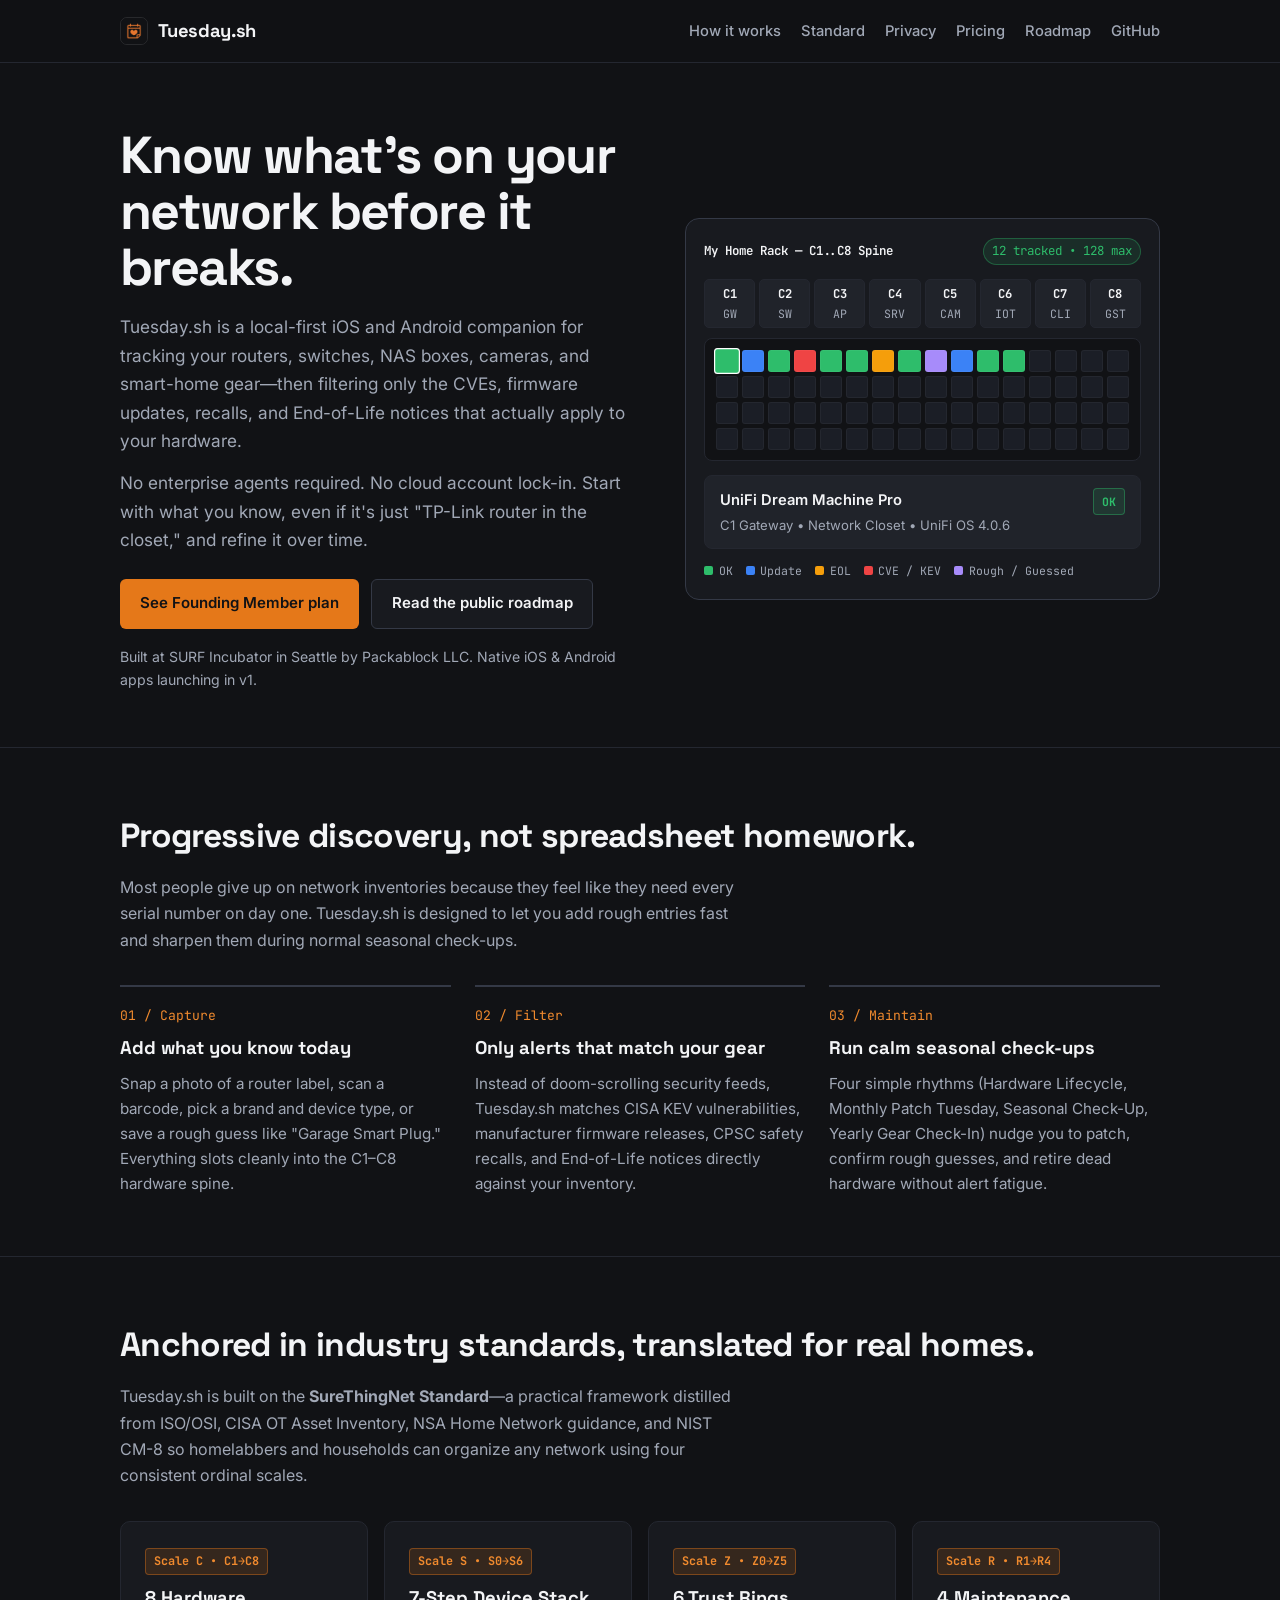
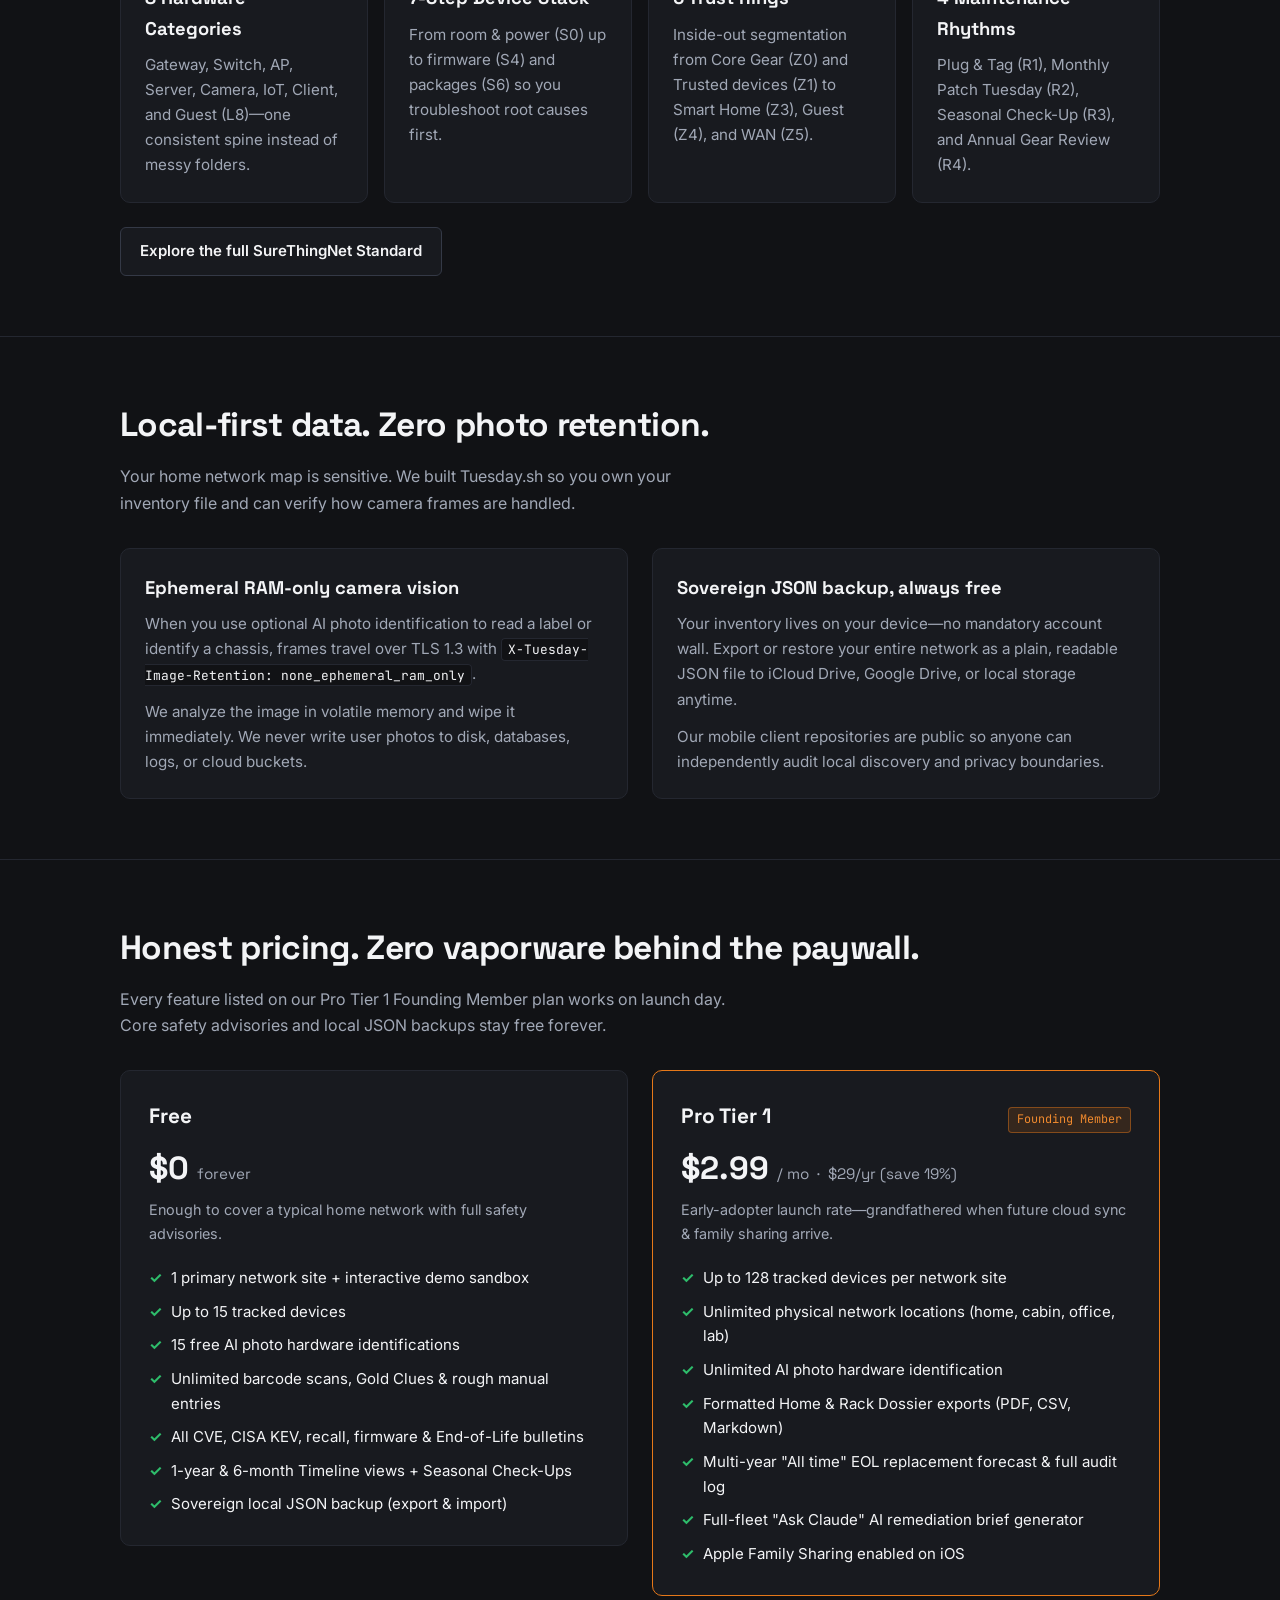
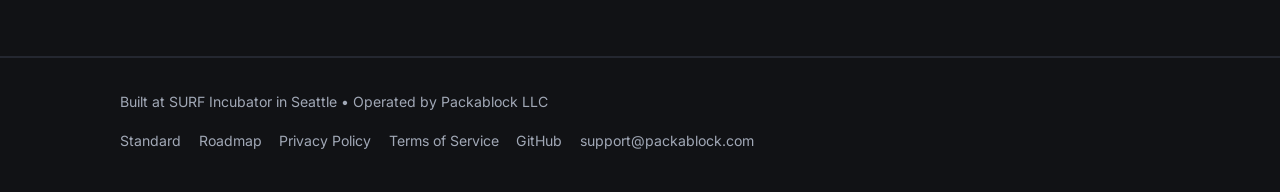
<file: index.html>
<!DOCTYPE html>
<html lang="en">
<head>
  <meta charset="UTF-8">
  <meta name="viewport" content="width=device-width, initial-scale=1.0">
  <title>Tuesday.sh — Know what's on your network before it breaks</title>
  <meta name="description" content="Tuesday.sh tracks your home and homelab hardware, filters real CVE, recall, and End-of-Life notices, and runs calm seasonal check-ups. Built at SURF Incubator in Seattle.">
  <link rel="preconnect" href="https://fonts.googleapis.com">
  <link rel="preconnect" href="https://fonts.gstatic.com" crossorigin>
  <link href="https://fonts.googleapis.com/css2?family=Inter:wght@400;500;600;700&family=JetBrains+Mono:wght@400;600;700&family=Space+Grotesk:wght@600;700&display=swap" rel="stylesheet">
  <link rel="icon" type="image/png" href="/assets/tuesday-icon-64.png">
  <link rel="apple-touch-icon" href="/assets/tuesday-icon-180.png">
  <link rel="stylesheet" href="/styles.css">
</head>
<body>
  <header class="site-header">
    <div class="wrap nav-bar">
      <a class="brand-link" href="/">
        <img class="brand-icon" src="/assets/tuesday-icon-64.png" alt="" width="28" height="28" aria-hidden="true">
        <span>Tuesday.sh</span>
      </a>
      <nav class="nav-links" aria-label="Primary">
        <a href="#how-it-works">How it works</a>
        <a href="/standard">Standard</a>
        <a href="#privacy">Privacy</a>
        <a href="#pricing">Pricing</a>
        <a href="/roadmap">Roadmap</a>
        <a href="https://github.com/tuesday-sh" target="_blank" rel="noopener noreferrer">GitHub</a>
      </nav>
    </div>
  </header>

  <main>
    <section class="hero">
      <div class="wrap hero-grid">
        <div>
          <h1>Know what's on your network before it breaks.</h1>
          <p class="hero-lead">
            Tuesday.sh is a local-first iOS and Android companion for tracking your routers, switches, NAS boxes, cameras, and smart-home gear—then filtering only the CVEs, firmware updates, recalls, and End-of-Life notices that actually apply to your hardware.
          </p>
          <p class="hero-lead">
            No enterprise agents required. No cloud account lock-in. Start with what you know, even if it's just "TP-Link router in the closet," and refine it over time.
          </p>
          <div class="btn-row">
            <a class="btn btn-primary" href="#pricing">See Founding Member plan</a>
            <a class="btn btn-secondary" href="/roadmap">Read the public roadmap</a>
          </div>
          <p class="hero-note">
            Built at SURF Incubator in Seattle by Packablock LLC. Native iOS &amp; Android apps launching in v1.
          </p>
        </div>

        <div class="rack-widget" aria-label="Interactive Tuesday.sh 128-port hardware status preview">
          <div class="rack-header">
            <span class="rack-title">My Home Rack — C1..C8 Spine</span>
            <span class="rack-status-pill">12 tracked • 128 max</span>
          </div>
          <div class="cat-strip" aria-hidden="true">
            <div class="cat-chip"><strong>C1</strong>GW</div>
            <div class="cat-chip"><strong>C2</strong>SW</div>
            <div class="cat-chip"><strong>C3</strong>AP</div>
            <div class="cat-chip"><strong>C4</strong>SRV</div>
            <div class="cat-chip"><strong>C5</strong>CAM</div>
            <div class="cat-chip"><strong>C6</strong>IOT</div>
            <div class="cat-chip"><strong>C7</strong>CLI</div>
            <div class="cat-chip"><strong>C8</strong>GST</div>
          </div>
          <div class="led-grid" id="heroLedGrid" role="group" aria-label="Sample network device LEDs"></div>
          <div class="rack-inspector" id="rackInspector" aria-live="polite">
            <div>
              <div class="rack-inspector-name" id="inspName">UniFi Dream Machine Pro</div>
              <div class="rack-inspector-meta" id="inspMeta">C1 Gateway • Network Closet • UniFi OS 4.0.6 • Click any lit LED to inspect</div>
            </div>
            <span class="rack-inspector-badge" id="inspBadge" style="background:rgba(46,189,107,0.16); color:#2EBD6B; border:1px solid rgba(46,189,107,0.4);">OK</span>
          </div>
          <div class="rack-legend">
            <span class="legend-item"><span class="swatch" style="background:var(--ok);"></span>OK</span>
            <span class="legend-item"><span class="swatch" style="background:var(--update);"></span>Update</span>
            <span class="legend-item"><span class="swatch" style="background:var(--eol);"></span>EOL</span>
            <span class="legend-item"><span class="swatch" style="background:var(--cve);"></span>CVE / KEV</span>
            <span class="legend-item"><span class="swatch" style="background:var(--guessed);"></span>Rough / Guessed</span>
          </div>
        </div>
      </div>
    </section>

    <section class="section" id="how-it-works">
      <div class="wrap">
        <h2>Progressive discovery, not spreadsheet homework.</h2>
        <p class="section-intro">
          Most people give up on network inventories because they feel like they need every serial number on day one. Tuesday.sh is designed to let you add rough entries fast and sharpen them during normal seasonal check-ups.
        </p>
        <div class="steps-grid">
          <div class="step-block">
            <div class="step-num">01 / Capture</div>
            <h3>Add what you know today</h3>
            <p>
              Snap a photo of a router label, scan a barcode, pick a brand and device type, or save a rough guess like "Garage Smart Plug." Everything slots cleanly into the C1–C8 hardware spine.
            </p>
          </div>
          <div class="step-block">
            <div class="step-num">02 / Filter</div>
            <h3>Only alerts that match your gear</h3>
            <p>
              Instead of doom-scrolling security feeds, Tuesday.sh matches CISA KEV vulnerabilities, manufacturer firmware releases, CPSC safety recalls, and End-of-Life notices directly against your inventory.
            </p>
          </div>
          <div class="step-block">
            <div class="step-num">03 / Maintain</div>
            <h3>Run calm seasonal check-ups</h3>
            <p>
              Four simple rhythms (Hardware Lifecycle, Monthly Patch Tuesday, Seasonal Check-Up, Yearly Gear Check-In) nudge you to patch, confirm rough guesses, and retire dead hardware without alert fatigue.
            </p>
          </div>
        </div>
      </div>
    </section>

    <section class="section" id="standard-preview">
      <div class="wrap">
        <h2>Anchored in industry standards, translated for real homes.</h2>
        <p class="section-intro">
          Tuesday.sh is built on the <strong>SureThingNet Standard</strong>—a practical framework distilled from ISO/OSI, CISA OT Asset Inventory, NSA Home Network guidance, and NIST CM-8 so homelabbers and households can organize any network using four consistent ordinal scales.
        </p>
        <div class="standard-preview-grid">
          <div class="panel">
            <span class="scale-badge" style="display:inline-block; margin-bottom:0.55rem;">Scale C • C1→C8</span>
            <h3>8 Hardware Categories</h3>
            <p>Gateway, Switch, AP, Server, Camera, IoT, Client, and Guest (L8)—one consistent spine instead of messy folders.</p>
          </div>
          <div class="panel">
            <span class="scale-badge" style="display:inline-block; margin-bottom:0.55rem;">Scale S • S0→S6</span>
            <h3>7-Step Device Stack</h3>
            <p>From room &amp; power (S0) up to firmware (S4) and packages (S6) so you troubleshoot root causes first.</p>
          </div>
          <div class="panel">
            <span class="scale-badge" style="display:inline-block; margin-bottom:0.55rem;">Scale Z • Z0→Z5</span>
            <h3>6 Trust Rings</h3>
            <p>Inside-out segmentation from Core Gear (Z0) and Trusted devices (Z1) to Smart Home (Z3), Guest (Z4), and WAN (Z5).</p>
          </div>
          <div class="panel">
            <span class="scale-badge" style="display:inline-block; margin-bottom:0.55rem;">Scale R • R1→R4</span>
            <h3>4 Maintenance Rhythms</h3>
            <p>Plug &amp; Tag (R1), Monthly Patch Tuesday (R2), Seasonal Check-Up (R3), and Annual Gear Review (R4).</p>
          </div>
        </div>
        <div class="btn-row">
          <a class="btn btn-secondary" href="/standard">Explore the full SureThingNet Standard</a>
        </div>
      </div>
    </section>

    <section class="section" id="privacy">
      <div class="wrap">
        <h2>Local-first data. Zero photo retention.</h2>
        <p class="section-intro">
          Your home network map is sensitive. We built Tuesday.sh so you own your inventory file and can verify how camera frames are handled.
        </p>
        <div class="split-grid">
          <div class="panel">
            <h3>Ephemeral RAM-only camera vision</h3>
            <p>
              When you use optional AI photo identification to read a label or identify a chassis, frames travel over TLS 1.3 with <code>X-Tuesday-Image-Retention: none_ephemeral_ram_only</code>.
            </p>
            <p>
              We analyze the image in volatile memory and wipe it immediately. We never write user photos to disk, databases, logs, or cloud buckets.
            </p>
          </div>
          <div class="panel">
            <h3>Sovereign JSON backup, always free</h3>
            <p>
              Your inventory lives on your device—no mandatory account wall. Export or restore your entire network as a plain, readable JSON file to iCloud Drive, Google Drive, or local storage anytime.
            </p>
            <p>
              Our mobile client repositories are public so anyone can independently audit local discovery and privacy boundaries.
            </p>
          </div>
        </div>
      </div>
    </section>

    <section class="section" id="pricing">
      <div class="wrap">
        <h2>Honest pricing. Zero vaporware behind the paywall.</h2>
        <p class="section-intro">
          Every feature listed on our Pro Tier 1 Founding Member plan works on launch day. Core safety advisories and local JSON backups stay free forever.
        </p>
        <div class="pricing-grid">
          <div class="tier-card">
            <div class="tier-header">
              <h3>Free</h3>
            </div>
            <div class="tier-price">$0 <span>forever</span></div>
            <p class="tier-sub">Enough to cover a typical home network with full safety advisories.</p>
            <ul class="check-list">
              <li>1 primary network site + interactive demo sandbox</li>
              <li>Up to 15 tracked devices</li>
              <li>15 free AI photo hardware identifications</li>
              <li>Unlimited barcode scans, Gold Clues &amp; rough manual entries</li>
              <li>All CVE, CISA KEV, recall, firmware &amp; End-of-Life bulletins</li>
              <li>1-year &amp; 6-month Timeline views + Seasonal Check-Ups</li>
              <li>Sovereign local JSON backup (export &amp; import)</li>
            </ul>
          </div>

          <div class="tier-card featured">
            <div class="tier-header">
              <h3>Pro Tier 1</h3>
              <span class="tier-tag">Founding Member</span>
            </div>
            <div class="tier-price">$2.99 <span>/ mo &nbsp;·&nbsp; $29/yr (save 19%)</span></div>
            <p class="tier-sub">Early-adopter launch rate—grandfathered when future cloud sync &amp; family sharing arrive.</p>
            <ul class="check-list">
              <li>Up to 128 tracked devices per network site</li>
              <li>Unlimited physical network locations (home, cabin, office, lab)</li>
              <li>Unlimited AI photo hardware identification</li>
              <li>Formatted Home &amp; Rack Dossier exports (PDF, CSV, Markdown)</li>
              <li>Multi-year "All time" EOL replacement forecast &amp; full audit log</li>
              <li>Full-fleet "Ask Claude" AI remediation brief generator</li>
              <li>Apple Family Sharing enabled on iOS</li>
            </ul>
          </div>
        </div>
      </div>
    </section>
  </main>

  <footer class="site-footer">
    <div class="wrap footer-row">
      <div>Built at SURF Incubator in Seattle • Operated by Packablock LLC</div>
      <div class="footer-links">
        <a href="/standard">Standard</a>
        <a href="/roadmap">Roadmap</a>
        <a href="/privacy">Privacy Policy</a>
        <a href="/terms">Terms of Service</a>
        <a href="https://github.com/tuesday-sh" target="_blank" rel="noopener noreferrer">GitHub</a>
        <a href="mailto:support@packablock.com">support@packablock.com</a>
      </div>
    </div>
  </footer>

  <script>
    (function () {
      const sampleDevices = [
        { idx: 0, name: 'UniFi Dream Machine Pro', cat: 'C1 Gateway', room: 'Network Closet', ver: 'UniFi OS 4.0.6', status: 'OK', cls: 'led-ok', color: '#2EBD6B' },
        { idx: 1, name: 'USW-Pro-Max-24-PoE', cat: 'C2 Switch', room: 'Network Closet', ver: '7.0.50 -> 7.1.26', status: 'UPDATE', cls: 'led-update', color: '#3B82F6' },
        { idx: 2, name: 'U6-Enterprise AP', cat: 'C3 Access Point', room: 'Hallway Ceiling', ver: '6.6.77', status: 'OK', cls: 'led-ok', color: '#2EBD6B' },
        { idx: 3, name: 'Synology DS923+ NAS', cat: 'C4 Server', room: 'Rack Shelf 2', ver: 'DSM 7.2.1', status: 'CVE / KEV', cls: 'led-cve', color: '#EF4444' },
        { idx: 4, name: 'Proxmox NUC Node', cat: 'C4 Server', room: 'Rack Shelf 2', ver: 'PVE 8.2.7', status: 'OK', cls: 'led-ok', color: '#2EBD6B' },
        { idx: 5, name: 'UniFi G5 Bullet', cat: 'C5 Camera', room: 'Front Porch', ver: '4.72.36', status: 'OK', cls: 'led-ok', color: '#2EBD6B' },
        { idx: 6, name: 'AirPort Extreme (Legacy)', cat: 'C3 Access Point', room: 'Detached Garage', ver: '7.9.1 (Past EOL)', status: 'EOL', cls: 'led-eol', color: '#F59E0B' },
        { idx: 7, name: 'Ecobee SmartThermostat', cat: 'C6 IoT', room: 'Living Room', ver: '4.8.7.232', status: 'OK', cls: 'led-ok', color: '#2EBD6B' },
        { idx: 8, name: 'Garage Smart Plug (Rough)', cat: 'C6 IoT', room: 'Garage', ver: 'Unverified — refine later', status: 'GUESSED', cls: 'led-guessed', color: '#A78BFA' },
        { idx: 9, name: 'Brother HL-L2395DW', cat: 'C6 IoT', room: 'Home Office', ver: '1.46 -> 1.52', status: 'UPDATE', cls: 'led-update', color: '#3B82F6' },
        { idx: 10, name: 'MacBook Pro M4', cat: 'C7 Client', room: 'Desk', ver: 'macOS 15.3.2', status: 'OK', cls: 'led-ok', color: '#2EBD6B' },
        { idx: 11, name: 'Guest VLAN Portal', cat: 'C8 Guest', room: 'Guest Suite', ver: 'Isolated Z4', status: 'OK', cls: 'led-ok', color: '#2EBD6B' }
      ];

      const grid = document.getElementById('heroLedGrid');
      const nameEl = document.getElementById('inspName');
      const metaEl = document.getElementById('inspMeta');
      const badgeEl = document.getElementById('inspBadge');
      if (!grid) return;

      const byIdx = new Map(sampleDevices.map((d) => [d.idx, d]));
      let activeBtn = null;

      function selectDevice(dev, btn) {
        if (activeBtn) activeBtn.classList.remove('selected');
        activeBtn = btn;
        if (activeBtn) activeBtn.classList.add('selected');
        nameEl.textContent = dev.name;
        metaEl.textContent = `${dev.cat} • ${dev.room} • ${dev.ver}`;
        badgeEl.textContent = dev.status;
        badgeEl.style.color = dev.color;
        badgeEl.style.background = dev.color + '22';
        badgeEl.style.border = '1px solid ' + dev.color + '66';
      }

      for (let i = 0; i < 64; i++) {
        const dev = byIdx.get(i);
        const btn = document.createElement('button');
        btn.type = 'button';
        if (dev) {
          btn.className = 'led active ' + dev.cls;
          btn.setAttribute('aria-label', `${dev.name} (${dev.status})`);
          btn.addEventListener('click', () => selectDevice(dev, btn));
          btn.addEventListener('mouseenter', () => selectDevice(dev, btn));
          if (i === 0) selectDevice(dev, btn);
        } else {
          btn.className = 'led';
          btn.disabled = true;
          btn.setAttribute('aria-hidden', 'true');
        }
        grid.appendChild(btn);
      }
    })();
  </script>
</body>
</html>
</file>
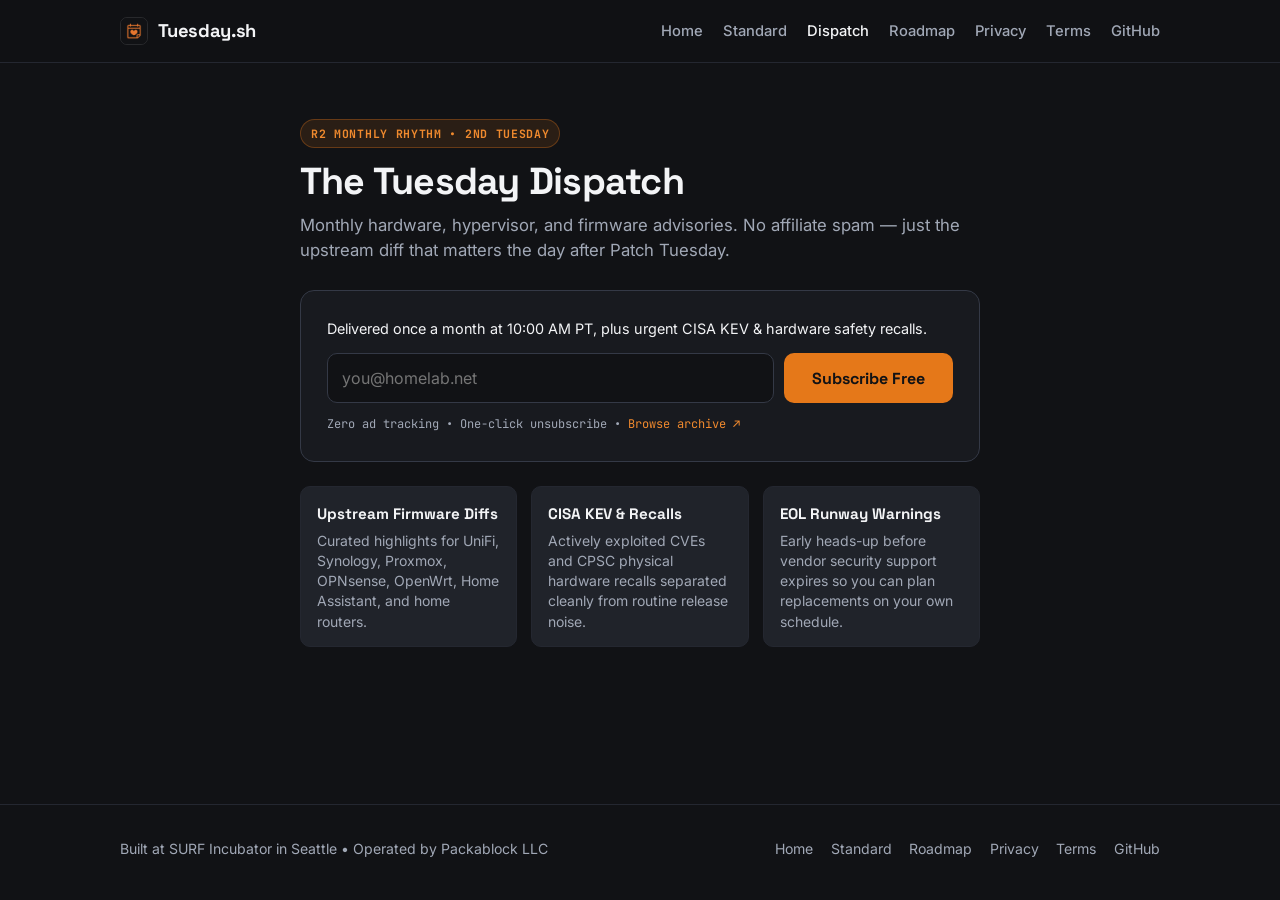
<file: dispatch.html>
<!DOCTYPE html>
<html lang="en">
<head>
  <meta charset="UTF-8">
  <meta name="viewport" content="width=device-width, initial-scale=1.0, viewport-fit=cover">
  <title>The Tuesday Dispatch — Tuesday.sh</title>
  <meta name="description" content="Monthly hardware, hypervisor, and firmware advisories for homelabbers. No affiliate spam, just the upstream diff that matters the day after Patch Tuesday.">
  <meta property="og:title" content="The Tuesday Dispatch — Tuesday.sh">
  <meta property="og:description" content="Monthly hardware, hypervisor, and firmware advisories for homelabbers. Zero ad tracking, one-click unsubscribe.">
  <meta property="og:type" content="website">
  <meta property="og:url" content="https://tuesday.sh/dispatch">
  <link rel="preconnect" href="https://fonts.googleapis.com">
  <link rel="preconnect" href="https://fonts.gstatic.com" crossorigin>
  <link href="https://fonts.googleapis.com/css2?family=Inter:wght@400;500;600;700&family=JetBrains+Mono:wght@400;600;700&family=Space+Grotesk:wght@600;700&display=swap" rel="stylesheet">
  <link rel="icon" type="image/png" href="/assets/tuesday-icon-64.png">
  <link rel="apple-touch-icon" href="/assets/tuesday-icon-180.png">
  <link rel="stylesheet" href="/styles.css">
  <style>
    /* Mobile-first above-the-fold layout for in-app browser & social links */
    .dispatch-main {
      flex: 1;
      padding: 20px 16px 36px;
    }
    .dispatch-wrap {
      width: 100%;
      max-width: 680px;
      margin: 0 auto;
    }
    .dispatch-hero {
      padding: 4px 0 18px;
    }
    .dispatch-eyebrow {
      display: inline-flex;
      align-items: center;
      gap: 6px;
      font-family: var(--font-mono);
      font-size: 0.72rem;
      font-weight: 700;
      letter-spacing: 0.06em;
      text-transform: uppercase;
      color: var(--accent-bright);
      background: rgba(229, 120, 25, 0.12);
      border: 1px solid rgba(229, 120, 25, 0.32);
      border-radius: 999px;
      padding: 4px 10px;
      margin-bottom: 12px;
    }
    .dispatch-hero h1 {
      font-family: var(--font-display);
      font-size: clamp(1.65rem, 6vw, 2.35rem);
      line-height: 1.15;
      letter-spacing: -0.02em;
      margin-bottom: 10px;
      color: var(--text);
    }
    .dispatch-hero p {
      font-size: 0.96rem;
      line-height: 1.5;
      color: var(--muted);
      margin: 0;
    }
    .dispatch-card {
      background: var(--surface);
      border: 1px solid var(--border-strong);
      border-radius: var(--radius-lg);
      padding: 18px 16px;
      margin-bottom: 20px;
    }
    .dispatch-card-lead {
      font-size: 0.9rem;
      line-height: 1.45;
      color: var(--text);
      margin: 0 0 14px;
    }
    .dispatch-form {
      display: flex;
      flex-direction: column;
      gap: 10px;
    }
    .dispatch-input {
      width: 100%;
      background: var(--bg);
      color: var(--text);
      border: 1px solid var(--border-strong);
      border-radius: var(--radius-md);
      padding: 13px 14px;
      font-family: var(--font-body);
      font-size: 16px; /* Prevents iOS Safari zoom on focus */
      min-height: 50px;
      -webkit-appearance: none;
    }
    .dispatch-input:focus {
      outline: 2px solid var(--accent-bright);
      outline-offset: 2px;
      border-color: var(--accent-bright);
    }
    .dispatch-submit {
      width: 100%;
      background: var(--accent);
      color: #111215;
      border: none;
      border-radius: var(--radius-md);
      padding: 14px 22px;
      font-family: var(--font-display);
      font-size: 1rem;
      font-weight: 700;
      min-height: 50px;
      cursor: pointer;
      transition: background 0.15s ease;
    }
    .dispatch-submit:hover,
    .dispatch-submit:focus-visible {
      background: var(--accent-bright);
    }
    .dispatch-submit:disabled {
      opacity: 0.7;
      cursor: wait;
    }
    .dispatch-status {
      display: none;
      margin-top: 12px;
      padding: 12px 14px;
      border-radius: var(--radius-md);
      font-size: 0.92rem;
      font-weight: 600;
      line-height: 1.45;
    }
    .dispatch-meta {
      font-family: var(--font-mono);
      font-size: 0.75rem;
      line-height: 1.5;
      color: var(--muted);
      margin-top: 12px;
      text-align: center;
    }
    .dispatch-pillars {
      display: grid;
      grid-template-columns: 1fr;
      gap: 10px;
    }
    .dispatch-pillar {
      background: var(--elevated);
      border: 1px solid var(--border);
      border-radius: var(--radius-md);
      padding: 14px 16px;
    }
    .dispatch-pillar h2 {
      font-family: var(--font-display);
      font-size: 0.95rem;
      margin: 0 0 4px;
      color: var(--text);
    }
    .dispatch-pillar p {
      font-size: 0.875rem;
      line-height: 1.45;
      color: var(--muted);
      margin: 0;
    }

    /* Compact header on mobile so the signup form sits immediately above the fold */
    @media (max-width: 639px) {
      .site-header .nav-bar {
        padding-top: 10px;
        padding-bottom: 10px;
      }
      .site-header .nav-links a:not([href="/"]):not([href="/standard"]) {
        display: none;
      }
    }

    /* Tablet & Desktop breakpoint (social links / desktop visitors) */
    @media (min-width: 640px) {
      .dispatch-main {
        padding: 48px 24px 64px;
      }
      .dispatch-hero {
        padding: 8px 0 26px;
      }
      .dispatch-hero p {
        font-size: 1.05rem;
      }
      .dispatch-card {
        padding: 28px 26px;
        margin-bottom: 24px;
      }
      .dispatch-form {
        flex-direction: row;
        align-items: stretch;
      }
      .dispatch-input {
        flex: 1 1 auto;
      }
      .dispatch-submit {
        width: auto;
        flex: 0 0 auto;
        padding: 14px 28px;
      }
      .dispatch-meta {
        text-align: left;
      }
      .dispatch-pillars {
        grid-template-columns: repeat(3, 1fr);
        gap: 14px;
      }
    }
  </style>
</head>
<body>
  <header class="site-header">
    <div class="wrap nav-bar">
      <a class="brand-link" href="/">
        <img class="brand-icon" src="/assets/tuesday-icon-64.png" alt="" width="28" height="28" aria-hidden="true">
        <span>Tuesday.sh</span>
      </a>
      <nav class="nav-links" aria-label="Primary">
        <a href="/">Home</a>
        <a href="/standard">Standard</a>
        <a href="/dispatch" aria-current="page">Dispatch</a>
        <a href="/roadmap">Roadmap</a>
        <a href="/privacy">Privacy</a>
        <a href="/terms">Terms</a>
        <a href="https://github.com/tuesday-sh" target="_blank" rel="noopener noreferrer">GitHub</a>
      </nav>
    </div>
  </header>

  <main class="dispatch-main">
    <div class="dispatch-wrap">
      <section class="dispatch-hero">
        <div class="dispatch-eyebrow">R2 Monthly Rhythm • 2nd Tuesday</div>
        <h1>The Tuesday Dispatch</h1>
        <p>Monthly hardware, hypervisor, and firmware advisories. No affiliate spam — just the upstream diff that matters the day after Patch Tuesday.</p>
      </section>

      <section class="dispatch-card" aria-label="Newsletter signup">
        <p class="dispatch-card-lead">Delivered once a month at 10:00 AM PT, plus urgent CISA KEV &amp; hardware safety recalls.</p>

        <form
          id="dispatchForm"
          action="/api/dispatch-subscribe"
          method="post"
          class="dispatch-form"
        >
          <label for="bd-email" style="position:absolute;width:1px;height:1px;overflow:hidden;clip:rect(0,0,0,0);">Email address</label>
          <input
            type="email"
            name="email"
            id="bd-email"
            class="dispatch-input"
            placeholder="you@homelab.net"
            autocomplete="email"
            inputmode="email"
            autocapitalize="off"
            spellcheck="false"
            required
          />
          <input type="hidden" name="tag" value="tuesday-app-dispatch" />
          <button type="submit" id="dispatchSubmit" class="dispatch-submit">Subscribe Free</button>
        </form>

        <div id="dispatchStatus" class="dispatch-status" role="status" aria-live="polite"></div>

        <div class="dispatch-meta">
          Zero ad tracking • One-click unsubscribe • <a href="https://buttondown.com/tuesday.sh/archive/" target="_blank" rel="noopener noreferrer">Browse archive ↗</a>
        </div>
      </section>

      <section class="dispatch-pillars" aria-label="What is included">
        <div class="dispatch-pillar">
          <h2>Upstream Firmware Diffs</h2>
          <p>Curated highlights for UniFi, Synology, Proxmox, OPNsense, OpenWrt, Home Assistant, and home routers.</p>
        </div>
        <div class="dispatch-pillar">
          <h2>CISA KEV &amp; Recalls</h2>
          <p>Actively exploited CVEs and CPSC physical hardware recalls separated cleanly from routine release noise.</p>
        </div>
        <div class="dispatch-pillar">
          <h2>EOL Runway Warnings</h2>
          <p>Early heads-up before vendor security support expires so you can plan replacements on your own schedule.</p>
        </div>
      </section>
    </div>
  </main>

  <footer class="site-footer">
    <div class="wrap footer-row">
      <div>Built at SURF Incubator in Seattle • Operated by Packablock LLC</div>
      <div class="footer-links">
        <a href="/">Home</a>
        <a href="/standard">Standard</a>
        <a href="/roadmap">Roadmap</a>
        <a href="/privacy">Privacy</a>
        <a href="/terms">Terms</a>
        <a href="https://github.com/tuesday-sh" target="_blank" rel="noopener noreferrer">GitHub</a>
      </div>
    </div>
  </footer>

  <script>
    (function () {
      const form = document.getElementById('dispatchForm');
      const input = document.getElementById('bd-email');
      const btn = document.getElementById('dispatchSubmit');
      const status = document.getElementById('dispatchStatus');
      if (!form) return;
      form.addEventListener('submit', async function (e) {
        e.preventDefault();
        const email = (input.value || '').trim();
        if (!email) return;
        btn.disabled = true;
        btn.textContent = 'Subscribing…';
        status.style.display = 'none';
        try {
          const res = await fetch('/api/dispatch-subscribe', {
            method: 'POST',
            headers: { 'Content-Type': 'application/json' },
            body: JSON.stringify({ email, tag: 'tuesday-app-dispatch' })
          });
          const data = await res.json();
          status.style.display = 'block';
          if (res.ok && data.ok) {
            status.style.background = 'rgba(46, 189, 107, 0.14)';
            status.style.border = '1px solid rgba(46, 189, 107, 0.45)';
            status.style.color = '#F3F4F6';
            status.textContent = '✓ ' + (data.message || "You're subscribed!");
            input.value = '';
          } else {
            status.style.background = 'rgba(239, 68, 68, 0.14)';
            status.style.border = '1px solid rgba(239, 68, 68, 0.45)';
            status.style.color = '#FCA5A5';
            status.textContent = data.error || 'Could not subscribe right now. Please try again.';
          }
        } catch (_) {
          status.style.display = 'block';
          status.style.background = 'rgba(239, 68, 68, 0.14)';
          status.style.border = '1px solid rgba(239, 68, 68, 0.45)';
          status.style.color = '#FCA5A5';
          status.textContent = 'Network error. Please try again.';
        } finally {
          btn.disabled = false;
          btn.textContent = 'Subscribe Free';
        }
      });
    })();
  </script>
</body>
</html>
</file>
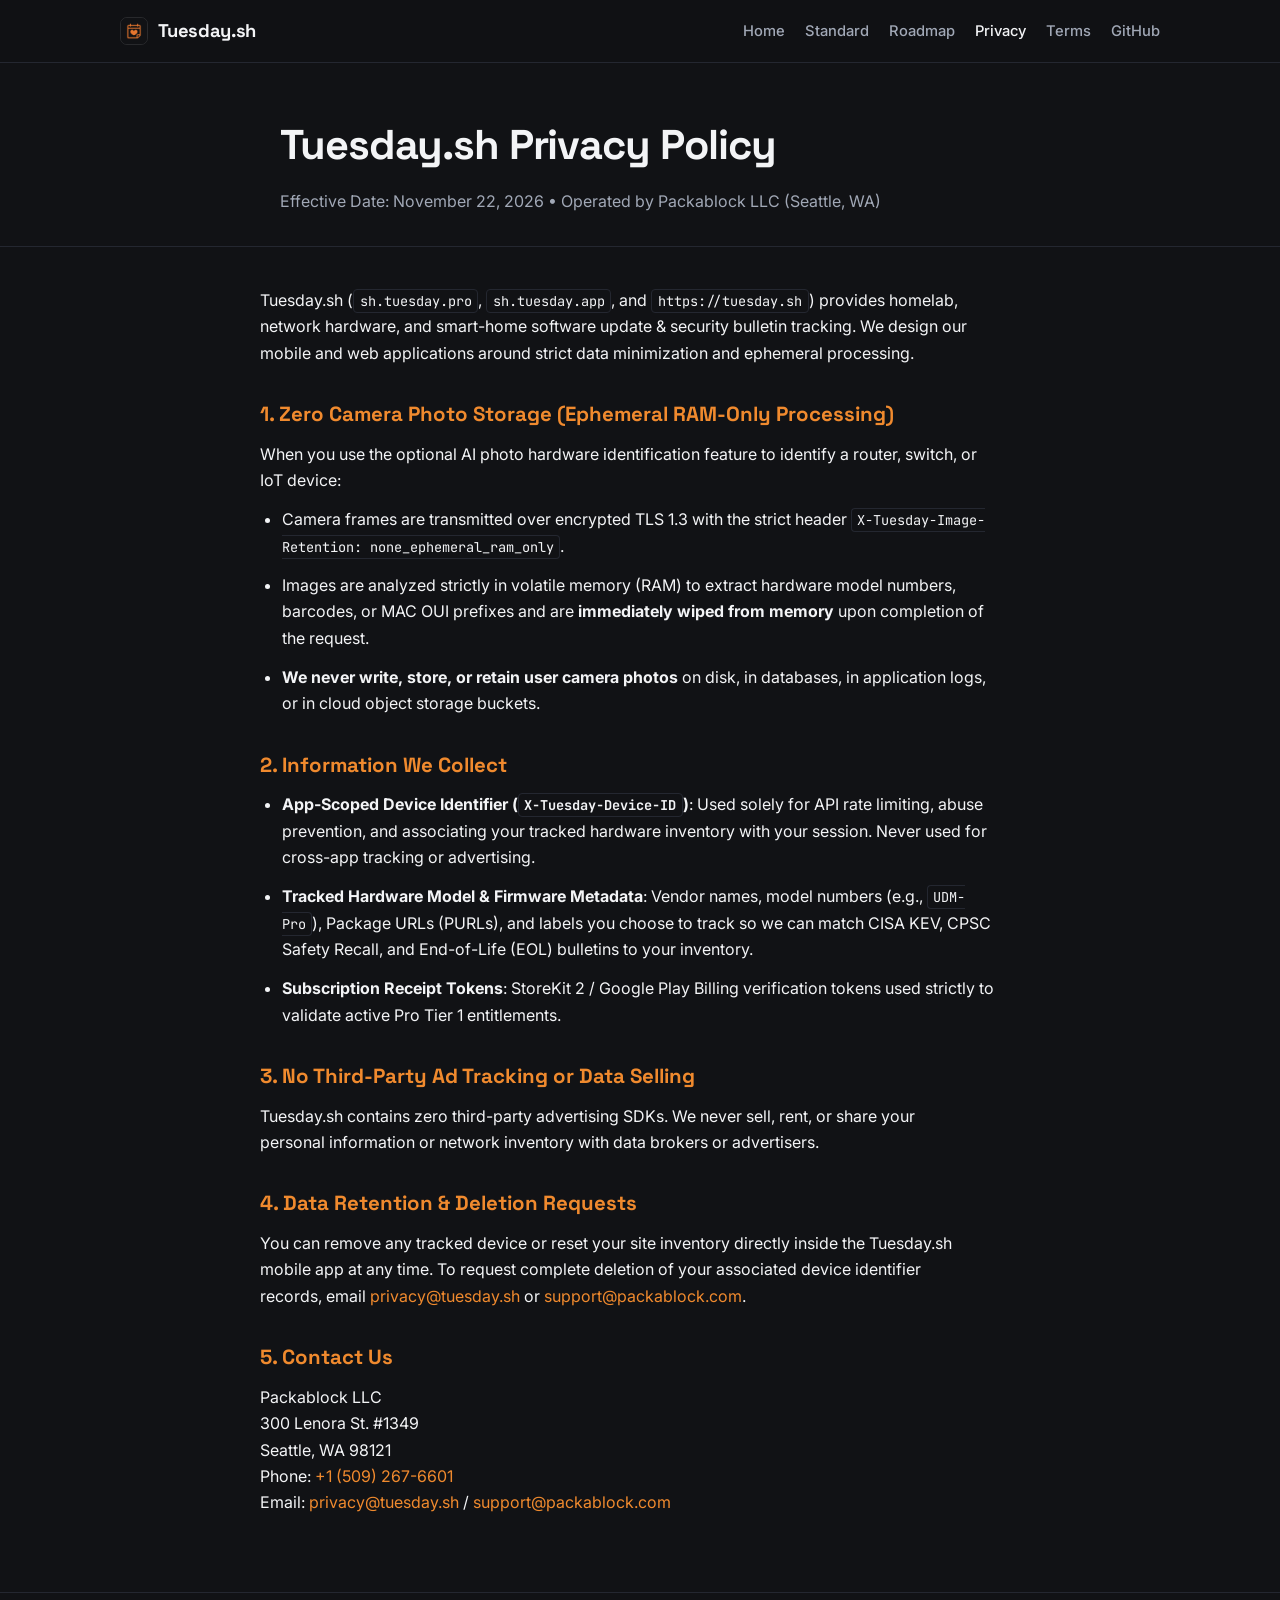
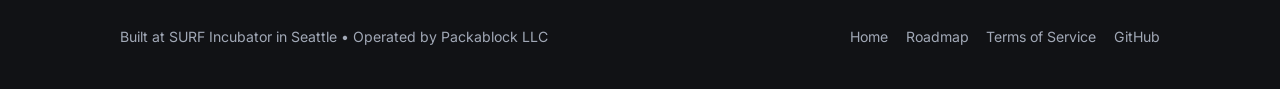
<file: privacy.html>
<!DOCTYPE html>
<html lang="en">
<head>
  <meta charset="UTF-8">
  <meta name="viewport" content="width=device-width, initial-scale=1.0">
  <title>Privacy Policy — Tuesday.sh</title>
  <link rel="preconnect" href="https://fonts.googleapis.com">
  <link rel="preconnect" href="https://fonts.gstatic.com" crossorigin>
  <link href="https://fonts.googleapis.com/css2?family=Inter:wght@400;500;600;700&family=JetBrains+Mono:wght@400;600;700&family=Space+Grotesk:wght@600;700&display=swap" rel="stylesheet">
  <link rel="icon" type="image/png" href="/assets/tuesday-icon-64.png">
  <link rel="apple-touch-icon" href="/assets/tuesday-icon-180.png">
  <link rel="stylesheet" href="/styles.css">
</head>
<body>
  <header class="site-header">
    <div class="wrap nav-bar">
      <a class="brand-link" href="/">
        <img class="brand-icon" src="/assets/tuesday-icon-64.png" alt="" width="28" height="28" aria-hidden="true">
        <span>Tuesday.sh</span>
      </a>
      <nav class="nav-links" aria-label="Primary">
        <a href="/">Home</a>
        <a href="/standard">Standard</a>
        <a href="/roadmap">Roadmap</a>
        <a href="/privacy" aria-current="page">Privacy</a>
        <a href="/terms">Terms</a>
        <a href="https://github.com/tuesday-sh" target="_blank" rel="noopener noreferrer">GitHub</a>
      </nav>
    </div>
  </header>

  <main>
    <section class="page-hero">
      <div class="wrap-narrow">
        <h1>Tuesday.sh Privacy Policy</h1>
        <p>Effective Date: November 22, 2026 • Operated by Packablock LLC (Seattle, WA)</p>
      </div>
    </section>

    <article class="wrap-narrow prose">
      <p>
        Tuesday.sh (<code>sh.tuesday.pro</code>, <code>sh.tuesday.app</code>, and <code>https://tuesday.sh</code>) provides homelab, network hardware, and smart-home software update &amp; security bulletin tracking. We design our mobile and web applications around strict data minimization and ephemeral processing.
      </p>

      <h2>1. Zero Camera Photo Storage (Ephemeral RAM-Only Processing)</h2>
      <p>When you use the optional AI photo hardware identification feature to identify a router, switch, or IoT device:</p>
      <ul>
        <li>Camera frames are transmitted over encrypted TLS 1.3 with the strict header <code>X-Tuesday-Image-Retention: none_ephemeral_ram_only</code>.</li>
        <li>Images are analyzed strictly in volatile memory (RAM) to extract hardware model numbers, barcodes, or MAC OUI prefixes and are <strong>immediately wiped from memory</strong> upon completion of the request.</li>
        <li><strong>We never write, store, or retain user camera photos</strong> on disk, in databases, in application logs, or in cloud object storage buckets.</li>
      </ul>

      <h2>2. Information We Collect</h2>
      <ul>
        <li><strong>App-Scoped Device Identifier (<code>X-Tuesday-Device-ID</code>)</strong>: Used solely for API rate limiting, abuse prevention, and associating your tracked hardware inventory with your session. Never used for cross-app tracking or advertising.</li>
        <li><strong>Tracked Hardware Model &amp; Firmware Metadata</strong>: Vendor names, model numbers (e.g., <code>UDM-Pro</code>), Package URLs (PURLs), and labels you choose to track so we can match CISA KEV, CPSC Safety Recall, and End-of-Life (EOL) bulletins to your inventory.</li>
        <li><strong>Subscription Receipt Tokens</strong>: StoreKit 2 / Google Play Billing verification tokens used strictly to validate active Pro Tier 1 entitlements.</li>
      </ul>

      <h2>3. No Third-Party Ad Tracking or Data Selling</h2>
      <p>Tuesday.sh contains zero third-party advertising SDKs. We never sell, rent, or share your personal information or network inventory with data brokers or advertisers.</p>

      <h2>4. Data Retention &amp; Deletion Requests</h2>
      <p>You can remove any tracked device or reset your site inventory directly inside the Tuesday.sh mobile app at any time. To request complete deletion of your associated device identifier records, email <a href="mailto:privacy@tuesday.sh">privacy@tuesday.sh</a> or <a href="mailto:support@packablock.com">support@packablock.com</a>.</p>

      <h2>5. Contact Us</h2>
      <p>
        Packablock LLC<br>
        300 Lenora St. #1349<br>
        Seattle, WA 98121<br>
        Phone: <a href="tel:+15092676601">+1 (509) 267-6601</a><br>
        Email: <a href="mailto:privacy@tuesday.sh">privacy@tuesday.sh</a> / <a href="mailto:support@packablock.com">support@packablock.com</a>
      </p>
    </article>
  </main>

  <footer class="site-footer">
    <div class="wrap footer-row">
      <div>Built at SURF Incubator in Seattle • Operated by Packablock LLC</div>
      <div class="footer-links">
        <a href="/">Home</a>
        <a href="/roadmap">Roadmap</a>
        <a href="/terms">Terms of Service</a>
        <a href="https://github.com/tuesday-sh" target="_blank" rel="noopener noreferrer">GitHub</a>
      </div>
    </div>
  </footer>
</body>
</html>
</file>
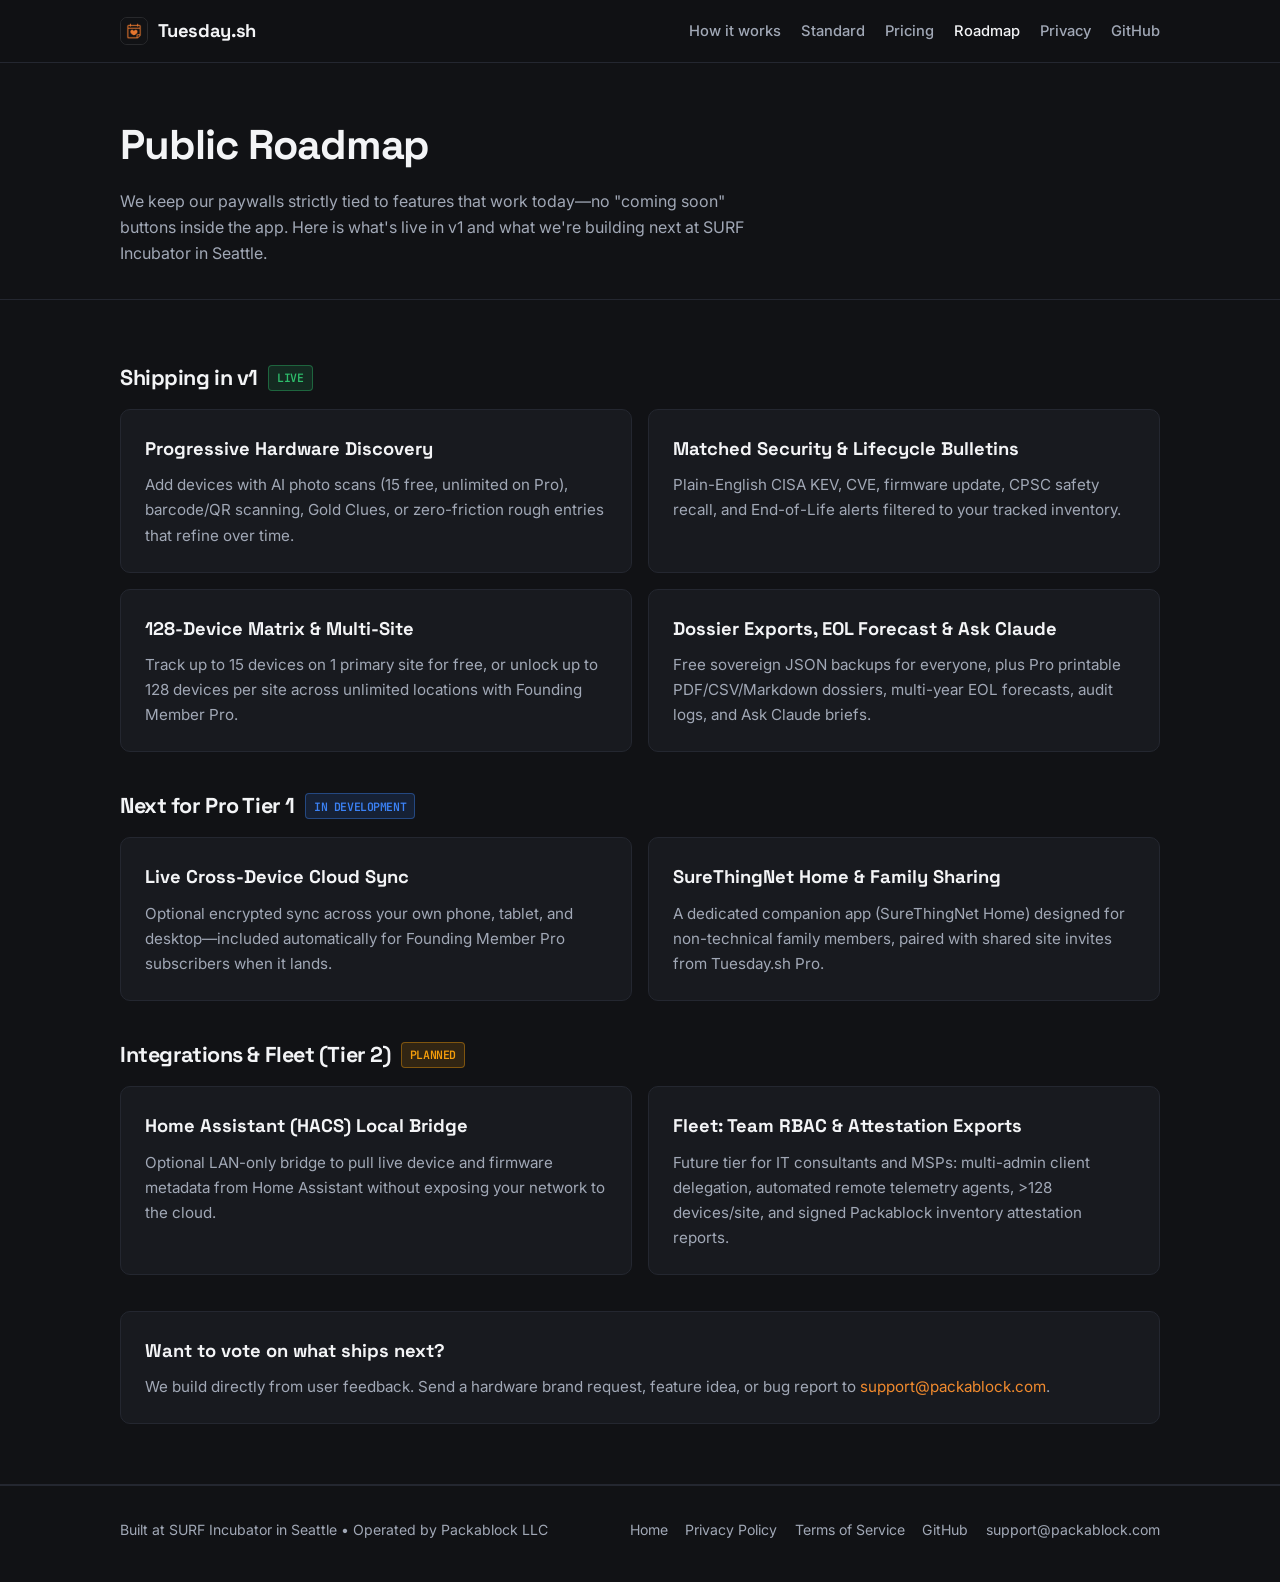
<file: roadmap.html>
<!DOCTYPE html>
<html lang="en">
<head>
  <meta charset="UTF-8">
  <meta name="viewport" content="width=device-width, initial-scale=1.0">
  <title>Public Roadmap — Tuesday.sh</title>
  <meta name="description" content="What is live in Tuesday.sh v1 and what we are building next at SURF Incubator in Seattle: cloud sync, SureThingNet Home, Home Assistant HACS bridge, and Fleet.">
  <link rel="preconnect" href="https://fonts.googleapis.com">
  <link rel="preconnect" href="https://fonts.gstatic.com" crossorigin>
  <link href="https://fonts.googleapis.com/css2?family=Inter:wght@400;500;600;700&family=JetBrains+Mono:wght@400;600;700&family=Space+Grotesk:wght@600;700&display=swap" rel="stylesheet">
  <link rel="icon" type="image/png" href="/assets/tuesday-icon-64.png">
  <link rel="apple-touch-icon" href="/assets/tuesday-icon-180.png">
  <link rel="stylesheet" href="/styles.css">
</head>
<body>
  <header class="site-header">
    <div class="wrap nav-bar">
      <a class="brand-link" href="/">
        <img class="brand-icon" src="/assets/tuesday-icon-64.png" alt="" width="28" height="28" aria-hidden="true">
        <span>Tuesday.sh</span>
      </a>
      <nav class="nav-links" aria-label="Primary">
        <a href="/#how-it-works">How it works</a>
        <a href="/standard">Standard</a>
        <a href="/#pricing">Pricing</a>
        <a href="/roadmap" aria-current="page">Roadmap</a>
        <a href="/privacy">Privacy</a>
        <a href="https://github.com/tuesday-sh" target="_blank" rel="noopener noreferrer">GitHub</a>
      </nav>
    </div>
  </header>

  <main>
    <section class="page-hero">
      <div class="wrap">
        <h1>Public Roadmap</h1>
        <p>
          We keep our paywalls strictly tied to features that work today—no "coming soon" buttons inside the app. Here is what's live in v1 and what we're building next at SURF Incubator in Seattle.
        </p>
      </div>
    </section>

    <section class="section">
      <div class="wrap">
        <div class="roadmap-group" style="margin-top:0;">
          <h2>Shipping in v1 <span class="status-pill status-live">LIVE</span></h2>
          <div class="roadmap-list">
            <div class="panel">
              <h3>Progressive Hardware Discovery</h3>
              <p>Add devices with AI photo scans (15 free, unlimited on Pro), barcode/QR scanning, Gold Clues, or zero-friction rough entries that refine over time.</p>
            </div>
            <div class="panel">
              <h3>Matched Security &amp; Lifecycle Bulletins</h3>
              <p>Plain-English CISA KEV, CVE, firmware update, CPSC safety recall, and End-of-Life alerts filtered to your tracked inventory.</p>
            </div>
            <div class="panel">
              <h3>128-Device Matrix &amp; Multi-Site</h3>
              <p>Track up to 15 devices on 1 primary site for free, or unlock up to 128 devices per site across unlimited locations with Founding Member Pro.</p>
            </div>
            <div class="panel">
              <h3>Dossier Exports, EOL Forecast &amp; Ask Claude</h3>
              <p>Free sovereign JSON backups for everyone, plus Pro printable PDF/CSV/Markdown dossiers, multi-year EOL forecasts, audit logs, and Ask Claude briefs.</p>
            </div>
          </div>
        </div>

        <div class="roadmap-group">
          <h2>Next for Pro Tier 1 <span class="status-pill status-next">IN DEVELOPMENT</span></h2>
          <div class="roadmap-list">
            <div class="panel">
              <h3>Live Cross-Device Cloud Sync</h3>
              <p>Optional encrypted sync across your own phone, tablet, and desktop—included automatically for Founding Member Pro subscribers when it lands.</p>
            </div>
            <div class="panel">
              <h3>SureThingNet Home &amp; Family Sharing</h3>
              <p>A dedicated companion app (SureThingNet Home) designed for non-technical family members, paired with shared site invites from Tuesday.sh Pro.</p>
            </div>
          </div>
        </div>

        <div class="roadmap-group">
          <h2>Integrations &amp; Fleet (Tier 2) <span class="status-pill status-planned">PLANNED</span></h2>
          <div class="roadmap-list">
            <div class="panel">
              <h3>Home Assistant (HACS) Local Bridge</h3>
              <p>Optional LAN-only bridge to pull live device and firmware metadata from Home Assistant without exposing your network to the cloud.</p>
            </div>
            <div class="panel">
              <h3>Fleet: Team RBAC &amp; Attestation Exports</h3>
              <p>Future tier for IT consultants and MSPs: multi-admin client delegation, automated remote telemetry agents, >128 devices/site, and signed Packablock inventory attestation reports.</p>
            </div>
          </div>
        </div>

        <div class="panel" style="margin-top:2.25rem;">
          <h3>Want to vote on what ships next?</h3>
          <p>
            We build directly from user feedback. Send a hardware brand request, feature idea, or bug report to <a href="mailto:support@packablock.com?subject=Tuesday.sh%20Roadmap%20Suggestion">support@packablock.com</a>.
          </p>
        </div>
      </div>
    </section>
  </main>

  <footer class="site-footer">
    <div class="wrap footer-row">
      <div>Built at SURF Incubator in Seattle • Operated by Packablock LLC</div>
      <div class="footer-links">
        <a href="/">Home</a>
        <a href="/privacy">Privacy Policy</a>
        <a href="/terms">Terms of Service</a>
        <a href="https://github.com/tuesday-sh" target="_blank" rel="noopener noreferrer">GitHub</a>
        <a href="mailto:support@packablock.com">support@packablock.com</a>
      </div>
    </div>
  </footer>
</body>
</html>
</file>
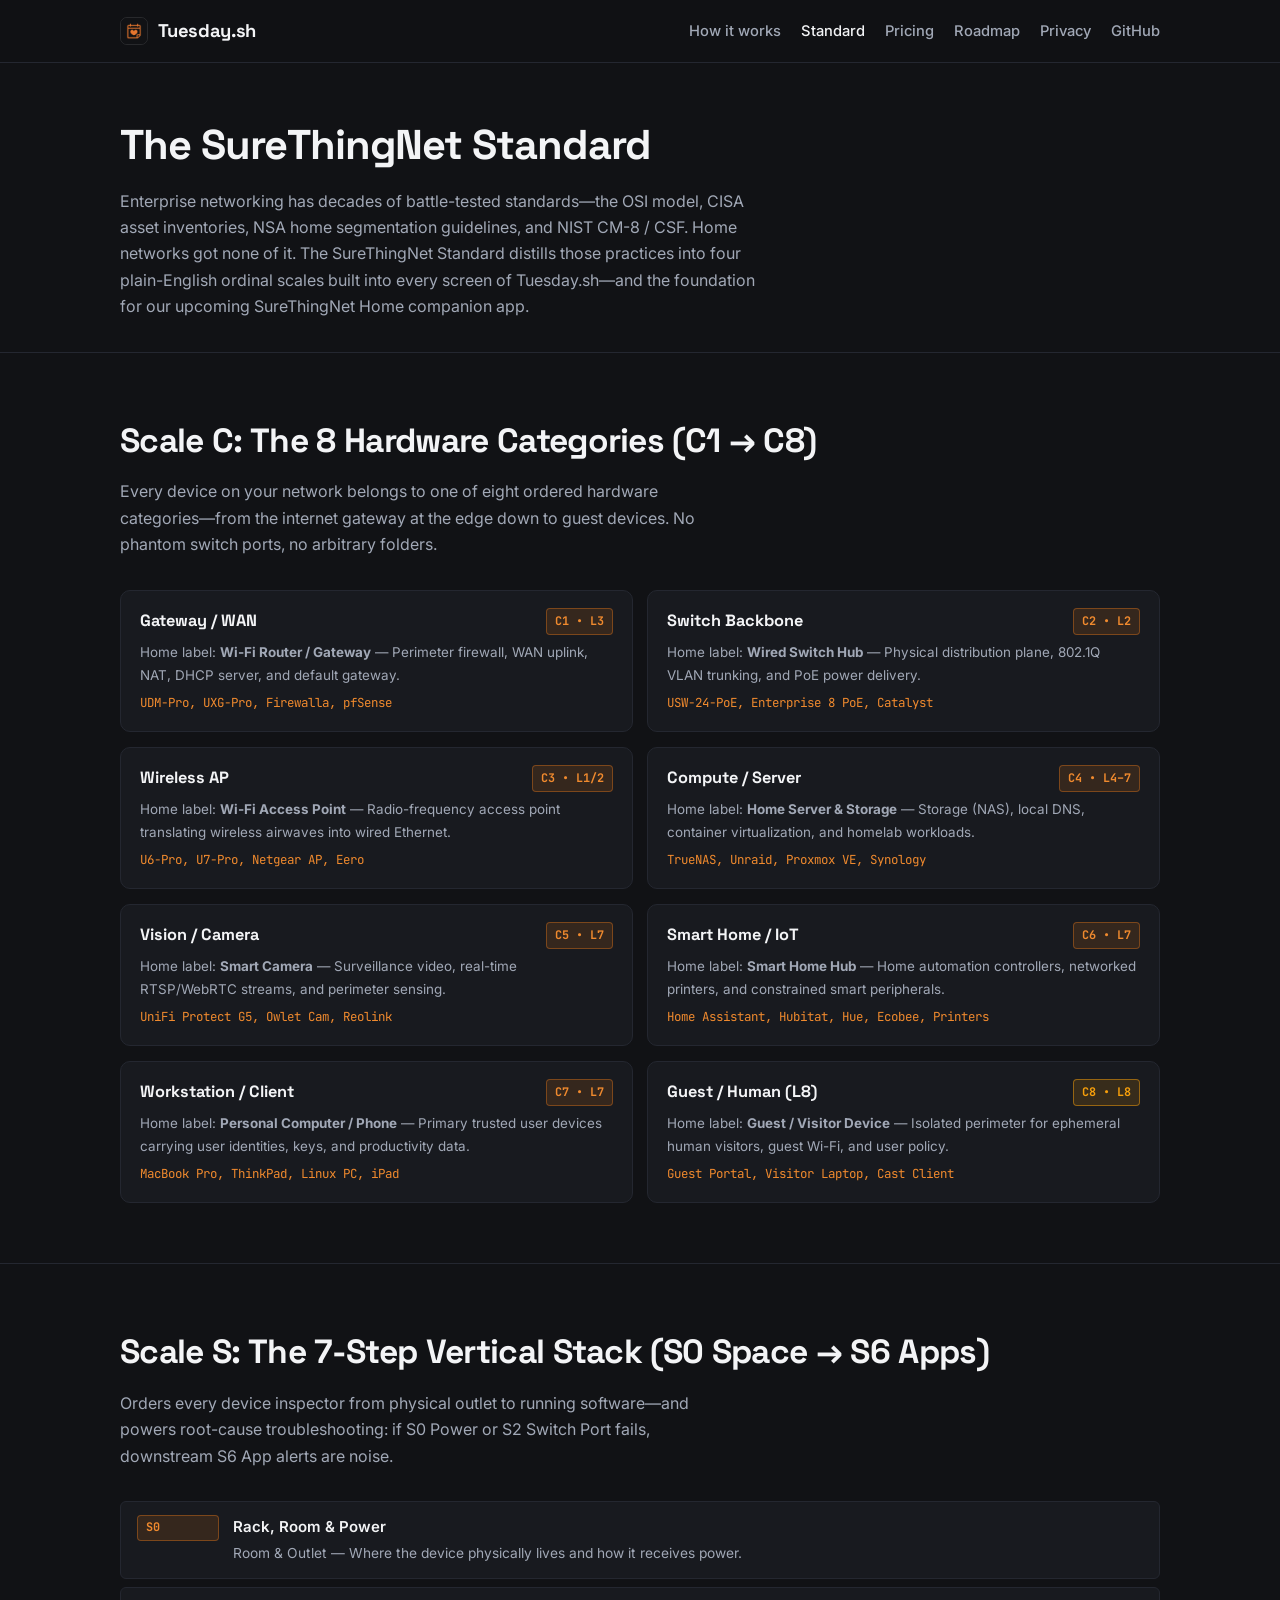
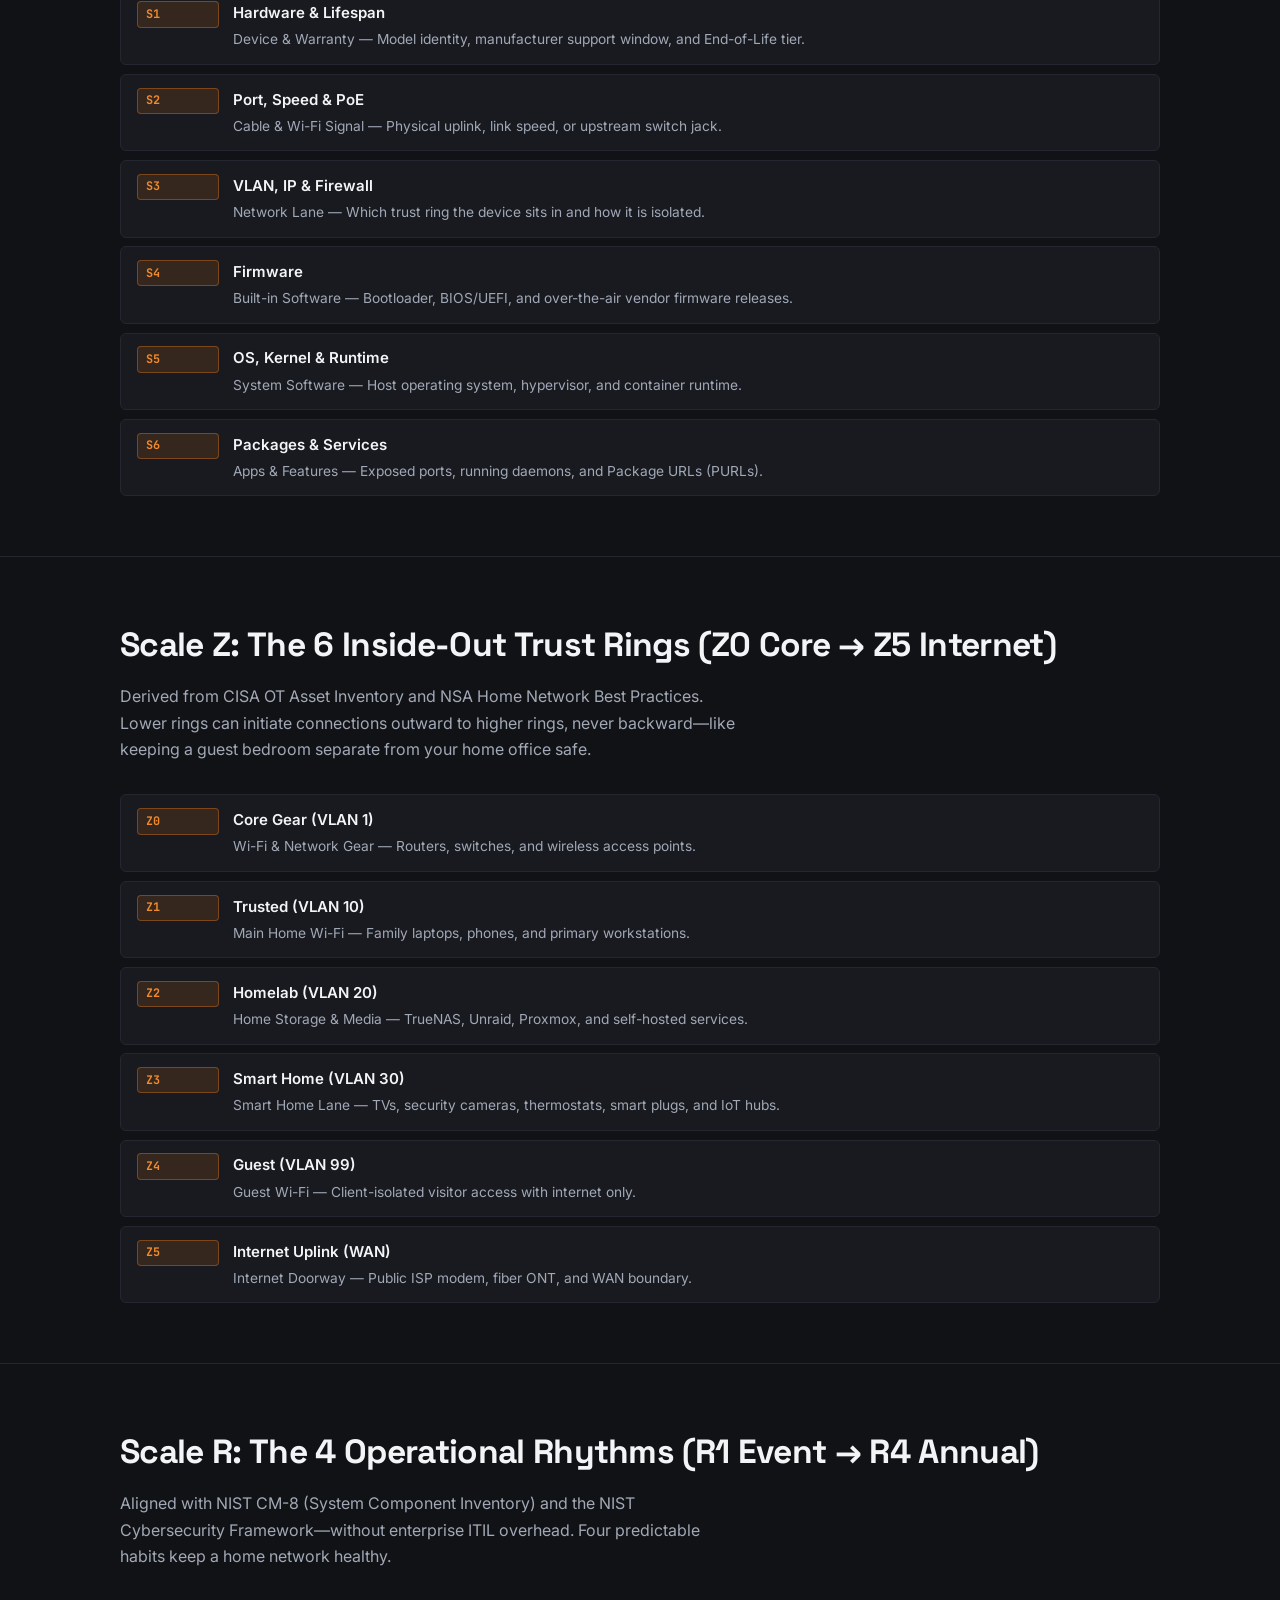
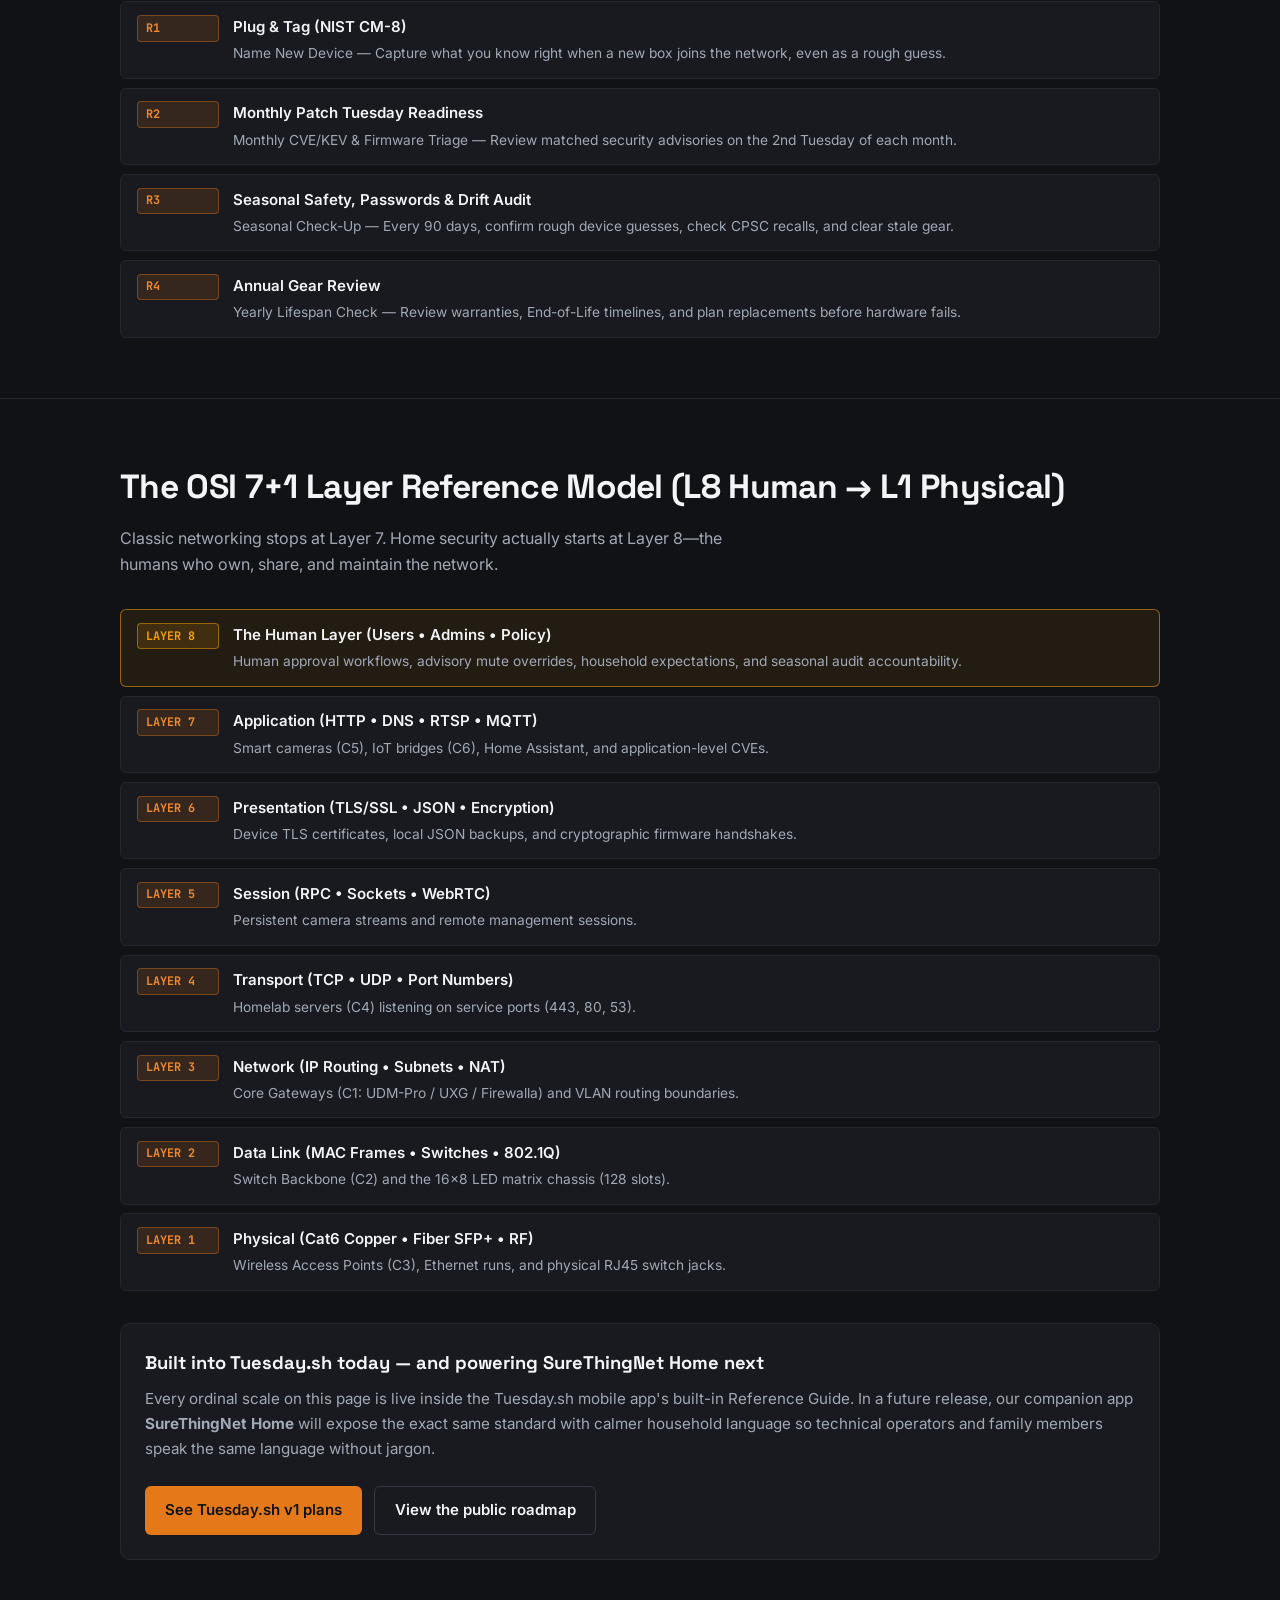
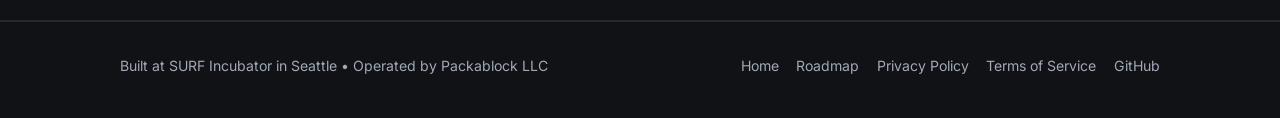
<file: standard.html>
<!DOCTYPE html>
<html lang="en">
<head>
  <meta charset="UTF-8">
  <meta name="viewport" content="width=device-width, initial-scale=1.0">
  <title>The SureThingNet Standard — Tuesday.sh</title>
  <meta name="description" content="Explore the SureThingNet Standard: industry-anchored ordinal scales (C1-C8, S0-S6, Z0-Z5, R1-R4, and OSI L1-L8) translated for home networks and homelabs.">
  <link rel="preconnect" href="https://fonts.googleapis.com">
  <link rel="preconnect" href="https://fonts.gstatic.com" crossorigin>
  <link href="https://fonts.googleapis.com/css2?family=Inter:wght@400;500;600;700&family=JetBrains+Mono:wght@400;600;700&family=Space+Grotesk:wght@600;700&display=swap" rel="stylesheet">
  <link rel="icon" type="image/png" href="/assets/tuesday-icon-64.png">
  <link rel="apple-touch-icon" href="/assets/tuesday-icon-180.png">
  <link rel="stylesheet" href="/styles.css">
</head>
<body>
  <header class="site-header">
    <div class="wrap nav-bar">
      <a class="brand-link" href="/">
        <img class="brand-icon" src="/assets/tuesday-icon-64.png" alt="" width="28" height="28" aria-hidden="true">
        <span>Tuesday.sh</span>
      </a>
      <nav class="nav-links" aria-label="Primary">
        <a href="/#how-it-works">How it works</a>
        <a href="/standard" aria-current="page">Standard</a>
        <a href="/#pricing">Pricing</a>
        <a href="/roadmap">Roadmap</a>
        <a href="/privacy">Privacy</a>
        <a href="https://github.com/tuesday-sh" target="_blank" rel="noopener noreferrer">GitHub</a>
      </nav>
    </div>
  </header>

  <main>
    <section class="page-hero">
      <div class="wrap">
        <h1>The SureThingNet Standard</h1>
        <p>
          Enterprise networking has decades of battle-tested standards—the OSI model, CISA asset inventories, NSA home segmentation guidelines, and NIST CM-8 / CSF. Home networks got none of it. The SureThingNet Standard distills those practices into four plain-English ordinal scales built into every screen of Tuesday.sh—and the foundation for our upcoming SureThingNet Home companion app.
        </p>
      </div>
    </section>

    <section class="section" id="scale-c">
      <div class="wrap">
        <h2>Scale C: The 8 Hardware Categories (C1 → C8)</h2>
        <p class="section-intro">
          Every device on your network belongs to one of eight ordered hardware categories—from the internet gateway at the edge down to guest devices. No phantom switch ports, no arbitrary folders.
        </p>
        <div class="scale-grid">
          <div class="scale-card">
            <div class="scale-card-head">
              <div class="scale-card-title">Gateway / WAN</div>
              <span class="scale-badge">C1 • L3</span>
            </div>
            <div class="scale-card-sub">Home label: <strong>Wi-Fi Router / Gateway</strong> — Perimeter firewall, WAN uplink, NAT, DHCP server, and default gateway.</div>
            <div class="scale-card-examples">UDM-Pro, UXG-Pro, Firewalla, pfSense</div>
          </div>

          <div class="scale-card">
            <div class="scale-card-head">
              <div class="scale-card-title">Switch Backbone</div>
              <span class="scale-badge">C2 • L2</span>
            </div>
            <div class="scale-card-sub">Home label: <strong>Wired Switch Hub</strong> — Physical distribution plane, 802.1Q VLAN trunking, and PoE power delivery.</div>
            <div class="scale-card-examples">USW-24-PoE, Enterprise 8 PoE, Catalyst</div>
          </div>

          <div class="scale-card">
            <div class="scale-card-head">
              <div class="scale-card-title">Wireless AP</div>
              <span class="scale-badge">C3 • L1/2</span>
            </div>
            <div class="scale-card-sub">Home label: <strong>Wi-Fi Access Point</strong> — Radio-frequency access point translating wireless airwaves into wired Ethernet.</div>
            <div class="scale-card-examples">U6-Pro, U7-Pro, Netgear AP, Eero</div>
          </div>

          <div class="scale-card">
            <div class="scale-card-head">
              <div class="scale-card-title">Compute / Server</div>
              <span class="scale-badge">C4 • L4–7</span>
            </div>
            <div class="scale-card-sub">Home label: <strong>Home Server &amp; Storage</strong> — Storage (NAS), local DNS, container virtualization, and homelab workloads.</div>
            <div class="scale-card-examples">TrueNAS, Unraid, Proxmox VE, Synology</div>
          </div>

          <div class="scale-card">
            <div class="scale-card-head">
              <div class="scale-card-title">Vision / Camera</div>
              <span class="scale-badge">C5 • L7</span>
            </div>
            <div class="scale-card-sub">Home label: <strong>Smart Camera</strong> — Surveillance video, real-time RTSP/WebRTC streams, and perimeter sensing.</div>
            <div class="scale-card-examples">UniFi Protect G5, Owlet Cam, Reolink</div>
          </div>

          <div class="scale-card">
            <div class="scale-card-head">
              <div class="scale-card-title">Smart Home / IoT</div>
              <span class="scale-badge">C6 • L7</span>
            </div>
            <div class="scale-card-sub">Home label: <strong>Smart Home Hub</strong> — Home automation controllers, networked printers, and constrained smart peripherals.</div>
            <div class="scale-card-examples">Home Assistant, Hubitat, Hue, Ecobee, Printers</div>
          </div>

          <div class="scale-card">
            <div class="scale-card-head">
              <div class="scale-card-title">Workstation / Client</div>
              <span class="scale-badge">C7 • L7</span>
            </div>
            <div class="scale-card-sub">Home label: <strong>Personal Computer / Phone</strong> — Primary trusted user devices carrying user identities, keys, and productivity data.</div>
            <div class="scale-card-examples">MacBook Pro, ThinkPad, Linux PC, iPad</div>
          </div>

          <div class="scale-card">
            <div class="scale-card-head">
              <div class="scale-card-title">Guest / Human (L8)</div>
              <span class="scale-badge scale-badge-human">C8 • L8</span>
            </div>
            <div class="scale-card-sub">Home label: <strong>Guest / Visitor Device</strong> — Isolated perimeter for ephemeral human visitors, guest Wi-Fi, and user policy.</div>
            <div class="scale-card-examples">Guest Portal, Visitor Laptop, Cast Client</div>
          </div>
        </div>
      </div>
    </section>

    <section class="section" id="scale-s">
      <div class="wrap">
        <h2>Scale S: The 7-Step Vertical Stack (S0 Space → S6 Apps)</h2>
        <p class="section-intro">
          Orders every device inspector from physical outlet to running software—and powers root-cause troubleshooting: if S0 Power or S2 Switch Port fails, downstream S6 App alerts are noise.
        </p>
        <div class="ordinal-list">
          <div class="ordinal-row"><span class="scale-badge">S0</span><div><div class="ordinal-row-title">Rack, Room &amp; Power</div><div class="ordinal-row-desc">Room &amp; Outlet — Where the device physically lives and how it receives power.</div></div></div>
          <div class="ordinal-row"><span class="scale-badge">S1</span><div><div class="ordinal-row-title">Hardware &amp; Lifespan</div><div class="ordinal-row-desc">Device &amp; Warranty — Model identity, manufacturer support window, and End-of-Life tier.</div></div></div>
          <div class="ordinal-row"><span class="scale-badge">S2</span><div><div class="ordinal-row-title">Port, Speed &amp; PoE</div><div class="ordinal-row-desc">Cable &amp; Wi-Fi Signal — Physical uplink, link speed, or upstream switch jack.</div></div></div>
          <div class="ordinal-row"><span class="scale-badge">S3</span><div><div class="ordinal-row-title">VLAN, IP &amp; Firewall</div><div class="ordinal-row-desc">Network Lane — Which trust ring the device sits in and how it is isolated.</div></div></div>
          <div class="ordinal-row"><span class="scale-badge">S4</span><div><div class="ordinal-row-title">Firmware</div><div class="ordinal-row-desc">Built-in Software — Bootloader, BIOS/UEFI, and over-the-air vendor firmware releases.</div></div></div>
          <div class="ordinal-row"><span class="scale-badge">S5</span><div><div class="ordinal-row-title">OS, Kernel &amp; Runtime</div><div class="ordinal-row-desc">System Software — Host operating system, hypervisor, and container runtime.</div></div></div>
          <div class="ordinal-row"><span class="scale-badge">S6</span><div><div class="ordinal-row-title">Packages &amp; Services</div><div class="ordinal-row-desc">Apps &amp; Features — Exposed ports, running daemons, and Package URLs (PURLs).</div></div></div>
        </div>
      </div>
    </section>

    <section class="section" id="scale-z">
      <div class="wrap">
        <h2>Scale Z: The 6 Inside-Out Trust Rings (Z0 Core → Z5 Internet)</h2>
        <p class="section-intro">
          Derived from CISA OT Asset Inventory and NSA Home Network Best Practices. Lower rings can initiate connections outward to higher rings, never backward—like keeping a guest bedroom separate from your home office safe.
        </p>
        <div class="ordinal-list">
          <div class="ordinal-row"><span class="scale-badge">Z0</span><div><div class="ordinal-row-title">Core Gear (VLAN 1)</div><div class="ordinal-row-desc">Wi-Fi &amp; Network Gear — Routers, switches, and wireless access points.</div></div></div>
          <div class="ordinal-row"><span class="scale-badge">Z1</span><div><div class="ordinal-row-title">Trusted (VLAN 10)</div><div class="ordinal-row-desc">Main Home Wi-Fi — Family laptops, phones, and primary workstations.</div></div></div>
          <div class="ordinal-row"><span class="scale-badge">Z2</span><div><div class="ordinal-row-title">Homelab (VLAN 20)</div><div class="ordinal-row-desc">Home Storage &amp; Media — TrueNAS, Unraid, Proxmox, and self-hosted services.</div></div></div>
          <div class="ordinal-row"><span class="scale-badge">Z3</span><div><div class="ordinal-row-title">Smart Home (VLAN 30)</div><div class="ordinal-row-desc">Smart Home Lane — TVs, security cameras, thermostats, smart plugs, and IoT hubs.</div></div></div>
          <div class="ordinal-row"><span class="scale-badge">Z4</span><div><div class="ordinal-row-title">Guest (VLAN 99)</div><div class="ordinal-row-desc">Guest Wi-Fi — Client-isolated visitor access with internet only.</div></div></div>
          <div class="ordinal-row"><span class="scale-badge">Z5</span><div><div class="ordinal-row-title">Internet Uplink (WAN)</div><div class="ordinal-row-desc">Internet Doorway — Public ISP modem, fiber ONT, and WAN boundary.</div></div></div>
        </div>
      </div>
    </section>

    <section class="section" id="scale-r">
      <div class="wrap">
        <h2>Scale R: The 4 Operational Rhythms (R1 Event → R4 Annual)</h2>
        <p class="section-intro">
          Aligned with NIST CM-8 (System Component Inventory) and the NIST Cybersecurity Framework—without enterprise ITIL overhead. Four predictable habits keep a home network healthy.
        </p>
        <div class="ordinal-list">
          <div class="ordinal-row"><span class="scale-badge">R1</span><div><div class="ordinal-row-title">Plug &amp; Tag (NIST CM-8)</div><div class="ordinal-row-desc">Name New Device — Capture what you know right when a new box joins the network, even as a rough guess.</div></div></div>
          <div class="ordinal-row"><span class="scale-badge">R2</span><div><div class="ordinal-row-title">Monthly Patch Tuesday Readiness</div><div class="ordinal-row-desc">Monthly CVE/KEV &amp; Firmware Triage — Review matched security advisories on the 2nd Tuesday of each month.</div></div></div>
          <div class="ordinal-row"><span class="scale-badge">R3</span><div><div class="ordinal-row-title">Seasonal Safety, Passwords &amp; Drift Audit</div><div class="ordinal-row-desc">Seasonal Check-Up — Every 90 days, confirm rough device guesses, check CPSC recalls, and clear stale gear.</div></div></div>
          <div class="ordinal-row"><span class="scale-badge">R4</span><div><div class="ordinal-row-title">Annual Gear Review</div><div class="ordinal-row-desc">Yearly Lifespan Check — Review warranties, End-of-Life timelines, and plan replacements before hardware fails.</div></div></div>
        </div>
      </div>
    </section>

    <section class="section" id="osi-model">
      <div class="wrap">
        <h2>The OSI 7+1 Layer Reference Model (L8 Human → L1 Physical)</h2>
        <p class="section-intro">
          Classic networking stops at Layer 7. Home security actually starts at Layer 8—the humans who own, share, and maintain the network.
        </p>
        <div class="ordinal-list">
          <div class="ordinal-row human-layer"><span class="scale-badge scale-badge-human">LAYER 8</span><div><div class="ordinal-row-title">The Human Layer (Users • Admins • Policy)</div><div class="ordinal-row-desc">Human approval workflows, advisory mute overrides, household expectations, and seasonal audit accountability.</div></div></div>
          <div class="ordinal-row"><span class="scale-badge">LAYER 7</span><div><div class="ordinal-row-title">Application (HTTP • DNS • RTSP • MQTT)</div><div class="ordinal-row-desc">Smart cameras (C5), IoT bridges (C6), Home Assistant, and application-level CVEs.</div></div></div>
          <div class="ordinal-row"><span class="scale-badge">LAYER 6</span><div><div class="ordinal-row-title">Presentation (TLS/SSL • JSON • Encryption)</div><div class="ordinal-row-desc">Device TLS certificates, local JSON backups, and cryptographic firmware handshakes.</div></div></div>
          <div class="ordinal-row"><span class="scale-badge">LAYER 5</span><div><div class="ordinal-row-title">Session (RPC • Sockets • WebRTC)</div><div class="ordinal-row-desc">Persistent camera streams and remote management sessions.</div></div></div>
          <div class="ordinal-row"><span class="scale-badge">LAYER 4</span><div><div class="ordinal-row-title">Transport (TCP • UDP • Port Numbers)</div><div class="ordinal-row-desc">Homelab servers (C4) listening on service ports (443, 80, 53).</div></div></div>
          <div class="ordinal-row"><span class="scale-badge">LAYER 3</span><div><div class="ordinal-row-title">Network (IP Routing • Subnets • NAT)</div><div class="ordinal-row-desc">Core Gateways (C1: UDM-Pro / UXG / Firewalla) and VLAN routing boundaries.</div></div></div>
          <div class="ordinal-row"><span class="scale-badge">LAYER 2</span><div><div class="ordinal-row-title">Data Link (MAC Frames • Switches • 802.1Q)</div><div class="ordinal-row-desc">Switch Backbone (C2) and the 16×8 LED matrix chassis (128 slots).</div></div></div>
          <div class="ordinal-row"><span class="scale-badge">LAYER 1</span><div><div class="ordinal-row-title">Physical (Cat6 Copper • Fiber SFP+ • RF)</div><div class="ordinal-row-desc">Wireless Access Points (C3), Ethernet runs, and physical RJ45 switch jacks.</div></div></div>
        </div>

        <div class="panel" style="margin-top:2rem;">
          <h3>Built into Tuesday.sh today — and powering SureThingNet Home next</h3>
          <p>
            Every ordinal scale on this page is live inside the Tuesday.sh mobile app's built-in Reference Guide. In a future release, our companion app <strong>SureThingNet Home</strong> will expose the exact same standard with calmer household language so technical operators and family members speak the same language without jargon.
          </p>
          <div class="btn-row">
            <a class="btn btn-primary" href="/#pricing">See Tuesday.sh v1 plans</a>
            <a class="btn btn-secondary" href="/roadmap">View the public roadmap</a>
          </div>
        </div>
      </div>
    </section>
  </main>

  <footer class="site-footer">
    <div class="wrap footer-row">
      <div>Built at SURF Incubator in Seattle • Operated by Packablock LLC</div>
      <div class="footer-links">
        <a href="/">Home</a>
        <a href="/roadmap">Roadmap</a>
        <a href="/privacy">Privacy Policy</a>
        <a href="/terms">Terms of Service</a>
        <a href="https://github.com/tuesday-sh" target="_blank" rel="noopener noreferrer">GitHub</a>
      </div>
    </div>
  </footer>
</body>
</html>
</file>
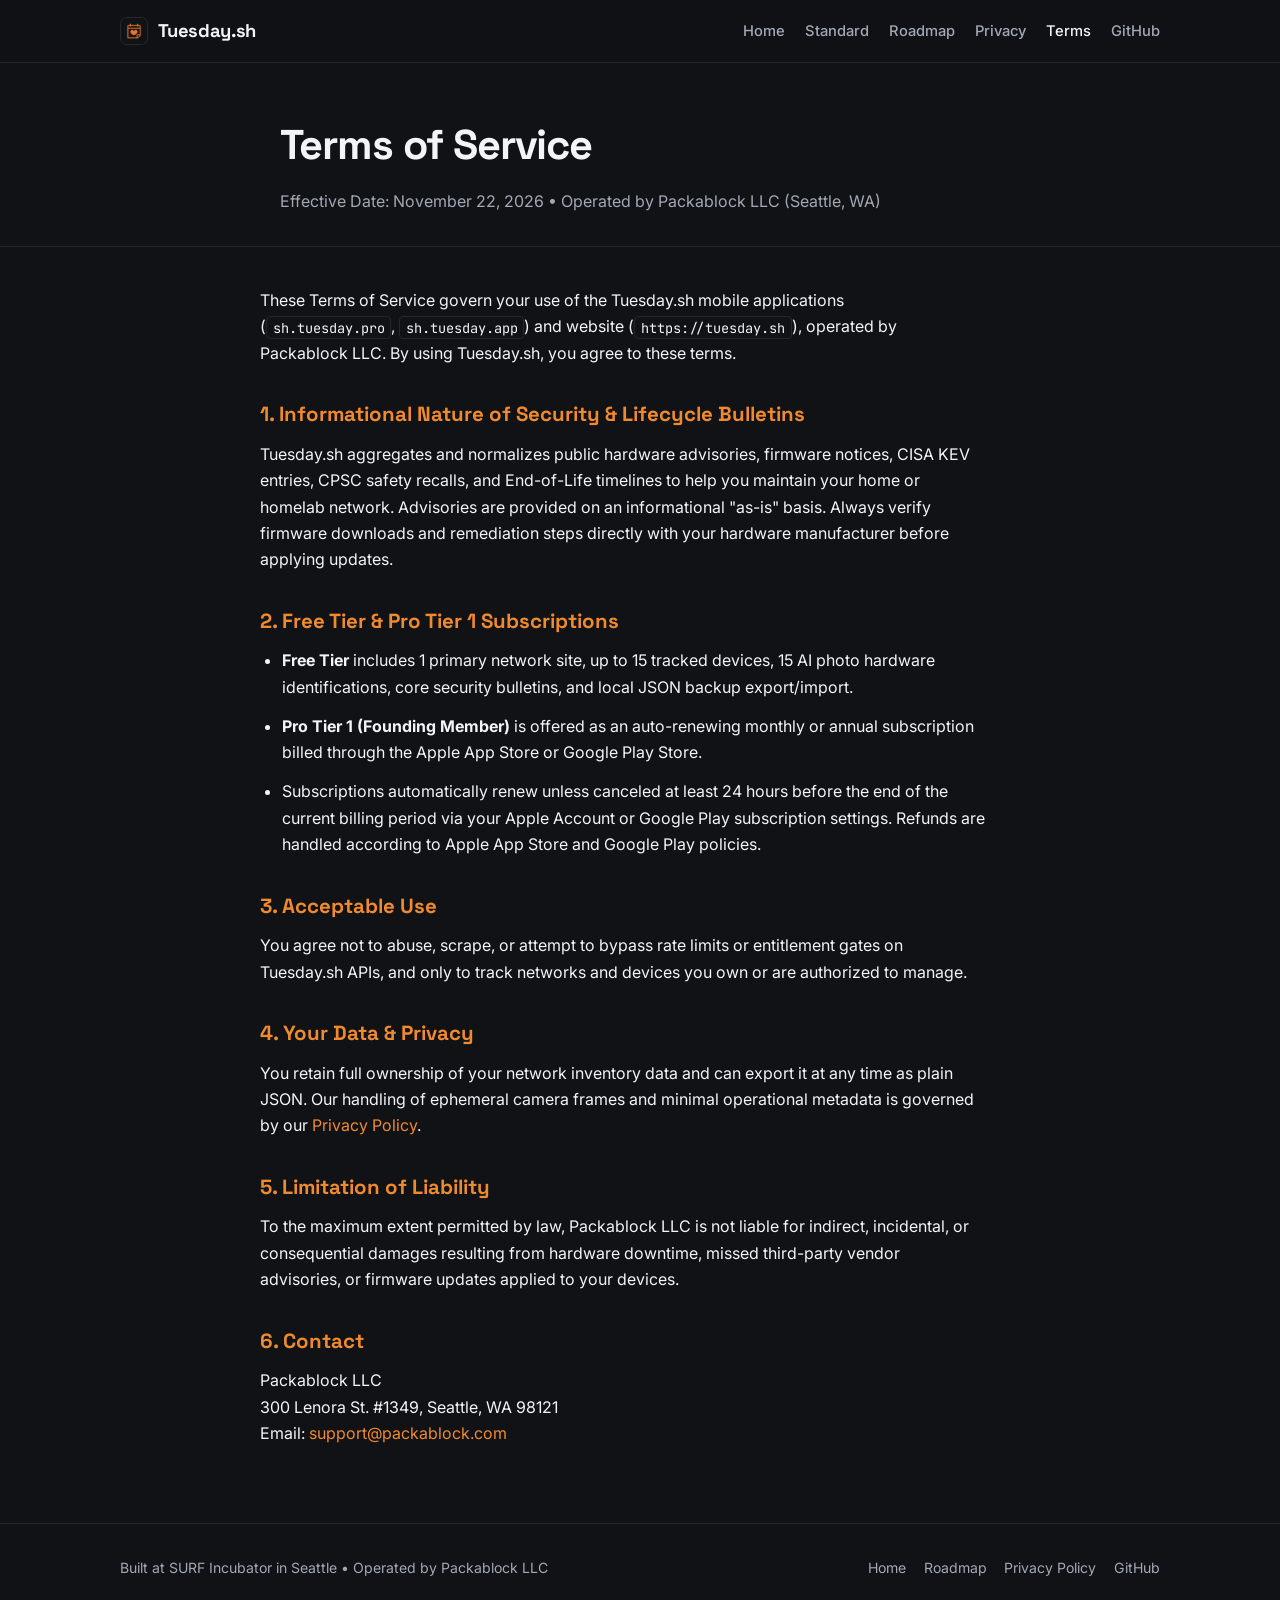
<file: terms.html>
<!DOCTYPE html>
<html lang="en">
<head>
  <meta charset="UTF-8">
  <meta name="viewport" content="width=device-width, initial-scale=1.0">
  <title>Terms of Service — Tuesday.sh</title>
  <link rel="preconnect" href="https://fonts.googleapis.com">
  <link rel="preconnect" href="https://fonts.gstatic.com" crossorigin>
  <link href="https://fonts.googleapis.com/css2?family=Inter:wght@400;500;600;700&family=JetBrains+Mono:wght@400;600;700&family=Space+Grotesk:wght@600;700&display=swap" rel="stylesheet">
  <link rel="icon" type="image/png" href="/assets/tuesday-icon-64.png">
  <link rel="apple-touch-icon" href="/assets/tuesday-icon-180.png">
  <link rel="stylesheet" href="/styles.css">
</head>
<body>
  <header class="site-header">
    <div class="wrap nav-bar">
      <a class="brand-link" href="/">
        <img class="brand-icon" src="/assets/tuesday-icon-64.png" alt="" width="28" height="28" aria-hidden="true">
        <span>Tuesday.sh</span>
      </a>
      <nav class="nav-links" aria-label="Primary">
        <a href="/">Home</a>
        <a href="/standard">Standard</a>
        <a href="/roadmap">Roadmap</a>
        <a href="/privacy">Privacy</a>
        <a href="/terms" aria-current="page">Terms</a>
        <a href="https://github.com/tuesday-sh" target="_blank" rel="noopener noreferrer">GitHub</a>
      </nav>
    </div>
  </header>

  <main>
    <section class="page-hero">
      <div class="wrap-narrow">
        <h1>Terms of Service</h1>
        <p>Effective Date: November 22, 2026 • Operated by Packablock LLC (Seattle, WA)</p>
      </div>
    </section>

    <article class="wrap-narrow prose">
      <p>
        These Terms of Service govern your use of the Tuesday.sh mobile applications (<code>sh.tuesday.pro</code>, <code>sh.tuesday.app</code>) and website (<code>https://tuesday.sh</code>), operated by Packablock LLC. By using Tuesday.sh, you agree to these terms.
      </p>

      <h2>1. Informational Nature of Security &amp; Lifecycle Bulletins</h2>
      <p>
        Tuesday.sh aggregates and normalizes public hardware advisories, firmware notices, CISA KEV entries, CPSC safety recalls, and End-of-Life timelines to help you maintain your home or homelab network. Advisories are provided on an informational "as-is" basis. Always verify firmware downloads and remediation steps directly with your hardware manufacturer before applying updates.
      </p>

      <h2>2. Free Tier &amp; Pro Tier 1 Subscriptions</h2>
      <ul>
        <li><strong>Free Tier</strong> includes 1 primary network site, up to 15 tracked devices, 15 AI photo hardware identifications, core security bulletins, and local JSON backup export/import.</li>
        <li><strong>Pro Tier 1 (Founding Member)</strong> is offered as an auto-renewing monthly or annual subscription billed through the Apple App Store or Google Play Store.</li>
        <li>Subscriptions automatically renew unless canceled at least 24 hours before the end of the current billing period via your Apple Account or Google Play subscription settings. Refunds are handled according to Apple App Store and Google Play policies.</li>
      </ul>

      <h2>3. Acceptable Use</h2>
      <p>
        You agree not to abuse, scrape, or attempt to bypass rate limits or entitlement gates on Tuesday.sh APIs, and only to track networks and devices you own or are authorized to manage.
      </p>

      <h2>4. Your Data &amp; Privacy</h2>
      <p>
        You retain full ownership of your network inventory data and can export it at any time as plain JSON. Our handling of ephemeral camera frames and minimal operational metadata is governed by our <a href="/privacy">Privacy Policy</a>.
      </p>

      <h2>5. Limitation of Liability</h2>
      <p>
        To the maximum extent permitted by law, Packablock LLC is not liable for indirect, incidental, or consequential damages resulting from hardware downtime, missed third-party vendor advisories, or firmware updates applied to your devices.
      </p>

      <h2>6. Contact</h2>
      <p>
        Packablock LLC<br>
        300 Lenora St. #1349, Seattle, WA 98121<br>
        Email: <a href="mailto:support@packablock.com">support@packablock.com</a>
      </p>
    </article>
  </main>

  <footer class="site-footer">
    <div class="wrap footer-row">
      <div>Built at SURF Incubator in Seattle • Operated by Packablock LLC</div>
      <div class="footer-links">
        <a href="/">Home</a>
        <a href="/roadmap">Roadmap</a>
        <a href="/privacy">Privacy Policy</a>
        <a href="https://github.com/tuesday-sh" target="_blank" rel="noopener noreferrer">GitHub</a>
      </div>
    </div>
  </footer>
</body>
</html>
</file>
<file: styles.css>
:root {
  --bg: #111215;
  --surface: #181A1F;
  --elevated: #20232A;
  --border: #242730;
  --border-strong: #343946;
  --text: #F3F4F6;
  --muted: #A1A8B6;
  --accent: #E57819;
  --accent-bright: #F08A2E;
  --ok: #2EBD6B;
  --update: #3B82F6;
  --eol: #F59E0B;
  --cve: #EF4444;
  --guessed: #A78BFA;
  --unassigned: #1B1E26;
  --radius-sm: 6px;
  --radius-md: 10px;
  --radius-lg: 14px;
  --font-display: 'Space Grotesk', system-ui, -apple-system, sans-serif;
  --font-body: 'Inter', system-ui, -apple-system, sans-serif;
  --font-mono: 'JetBrains Mono', ui-monospace, SFMono-Regular, Menlo, monospace;
}

*, *::before, *::after {
  box-sizing: border-box;
  margin: 0;
  padding: 0;
}

html {
  background: var(--bg);
  color: var(--text);
  font-family: var(--font-body);
  font-size: 16px;
  line-height: 1.65;
  -webkit-font-smoothing: antialiased;
  scroll-behavior: smooth;
}

body {
  background: var(--bg);
  color: var(--text);
  min-height: 100vh;
  display: flex;
  flex-direction: column;
}

a {
  color: var(--accent-bright);
  text-decoration: none;
}

a:hover {
  text-decoration: underline;
}

a:focus-visible,
button:focus-visible {
  outline: 2px solid var(--accent-bright);
  outline-offset: 2px;
}

.wrap {
  width: 100%;
  max-width: 1080px;
  margin: 0 auto;
  padding: 0 1.25rem;
}

.wrap-narrow {
  width: 100%;
  max-width: 760px;
  margin: 0 auto;
  padding: 0 1.25rem;
}

/* Header */
.site-header {
  border-bottom: 1px solid var(--border);
  background: rgba(17, 18, 21, 0.92);
  backdrop-filter: blur(10px);
  position: sticky;
  top: 0;
  z-index: 40;
}

.nav-bar {
  display: flex;
  align-items: center;
  justify-content: space-between;
  gap: 1rem;
  min-height: 62px;
}

.brand-link {
  display: inline-flex;
  align-items: center;
  gap: 0.6rem;
  color: var(--text);
  font-family: var(--font-display);
  font-weight: 700;
  font-size: 1.15rem;
  letter-spacing: -0.02em;
}

.brand-link:hover {
  text-decoration: none;
}

.brand-mark {
  width: 26px;
  height: 26px;
  border-radius: 6px;
  background: var(--accent);
  color: #111215;
  display: inline-flex;
  align-items: center;
  justify-content: center;
  font-family: var(--font-mono);
  font-weight: 700;
  font-size: 0.85rem;
}

.brand-icon {
  width: 28px;
  height: 28px;
  border-radius: 7px;
  display: block;
  flex-shrink: 0;
  border: 1px solid rgba(255, 255, 255, 0.1);
}

.nav-links {
  display: flex;
  align-items: center;
  gap: 1.25rem;
  flex-wrap: wrap;
}

.nav-links a {
  color: var(--muted);
  font-size: 0.92rem;
  font-weight: 500;
}

.nav-links a:hover,
.nav-links a[aria-current="page"] {
  color: var(--text);
  text-decoration: none;
}

/* Buttons */
.btn-row {
  display: flex;
  flex-wrap: wrap;
  gap: 0.75rem;
  margin-top: 1.5rem;
}

.btn {
  display: inline-flex;
  align-items: center;
  justify-content: center;
  gap: 0.45rem;
  padding: 0.72rem 1.2rem;
  border-radius: var(--radius-sm);
  font-size: 0.94rem;
  font-weight: 600;
  border: 1px solid transparent;
  cursor: pointer;
  text-decoration: none;
  transition: background-color 0.15s ease, border-color 0.15s ease;
}

.btn:hover {
  text-decoration: none;
}

.btn-primary {
  background: var(--accent);
  color: #111215;
}

.btn-primary:hover {
  background: var(--accent-bright);
}

.btn-secondary {
  background: var(--surface);
  color: var(--text);
  border-color: var(--border-strong);
}

.btn-secondary:hover {
  background: var(--elevated);
  border-color: var(--muted);
}

/* Hero */
.hero {
  padding: 4rem 0 3.5rem;
  border-bottom: 1px solid var(--border);
}

.hero-grid {
  display: grid;
  grid-template-columns: minmax(0, 1.05fr) minmax(0, 0.95fr);
  gap: 2.5rem;
  align-items: center;
}

.hero h1 {
  font-family: var(--font-display);
  font-size: clamp(2.15rem, 4.4vw, 3.25rem);
  font-weight: 700;
  line-height: 1.08;
  letter-spacing: -0.03em;
  margin-bottom: 1.1rem;
  max-width: 16ch;
}

.hero-lead {
  color: var(--muted);
  font-size: 1.08rem;
  max-width: 54ch;
  margin-bottom: 0.85rem;
}

.hero-note {
  font-size: 0.88rem;
  color: var(--muted);
  margin-top: 1rem;
}

/* Interactive Rack Matrix Widget (The One Memorable Visual Signature) */
.rack-widget {
  background: var(--surface);
  border: 1px solid var(--border-strong);
  border-radius: var(--radius-lg);
  padding: 1.15rem;
}

.rack-header {
  display: flex;
  align-items: center;
  justify-content: space-between;
  gap: 0.75rem;
  margin-bottom: 0.85rem;
  font-family: var(--font-mono);
  font-size: 0.78rem;
  color: var(--muted);
}

.rack-title {
  color: var(--text);
  font-weight: 600;
}

.rack-status-pill {
  color: var(--ok);
  background: rgba(46, 189, 107, 0.12);
  border: 1px solid rgba(46, 189, 107, 0.35);
  padding: 0.15rem 0.5rem;
  border-radius: 999px;
}

.cat-strip {
  display: grid;
  grid-template-columns: repeat(8, minmax(0, 1fr));
  gap: 4px;
  margin-bottom: 0.65rem;
}

.cat-chip {
  background: var(--elevated);
  border: 1px solid var(--border);
  border-radius: 5px;
  padding: 0.25rem 0.15rem;
  text-align: center;
  font-family: var(--font-mono);
  font-size: 0.72rem;
  color: var(--muted);
}

.cat-chip strong {
  display: block;
  color: var(--text);
  font-size: 0.76rem;
}

.led-grid {
  display: grid;
  grid-template-columns: repeat(16, minmax(0, 1fr));
  gap: 4px;
  background: var(--bg);
  border: 1px solid var(--border);
  border-radius: 8px;
  padding: 0.65rem;
}

.led {
  aspect-ratio: 1;
  border-radius: 3px;
  background: var(--unassigned);
  border: 1px solid rgba(255, 255, 255, 0.04);
  padding: 0;
  cursor: default;
}

.led.active {
  cursor: pointer;
}

.led.active:hover,
.led.selected {
  transform: scale(1.18);
  border-color: #FFFFFF;
}

.led-ok { background: var(--ok); }
.led-update { background: var(--update); }
.led-eol { background: var(--eol); }
.led-cve { background: var(--cve); }
.led-guessed { background: var(--guessed); }

.rack-inspector {
  margin-top: 0.85rem;
  background: var(--elevated);
  border: 1px solid var(--border);
  border-radius: 8px;
  padding: 0.75rem 0.9rem;
  display: flex;
  align-items: flex-start;
  justify-content: space-between;
  gap: 0.75rem;
  min-height: 70px;
}

.rack-inspector-name {
  font-weight: 600;
  font-size: 0.92rem;
  color: var(--text);
}

.rack-inspector-meta {
  font-size: 0.82rem;
  color: var(--muted);
  margin-top: 0.15rem;
}

.rack-inspector-badge {
  font-family: var(--font-mono);
  font-size: 0.72rem;
  font-weight: 700;
  padding: 0.2rem 0.5rem;
  border-radius: 4px;
  white-space: nowrap;
}

.rack-legend {
  display: flex;
  flex-wrap: wrap;
  gap: 0.8rem;
  margin-top: 0.75rem;
  font-family: var(--font-mono);
  font-size: 0.72rem;
  color: var(--muted);
}

.legend-item {
  display: inline-flex;
  align-items: center;
  gap: 0.35rem;
}

.swatch {
  width: 9px;
  height: 9px;
  border-radius: 2px;
  display: inline-block;
}

/* Sections */
.section {
  padding: 3.75rem 0;
  border-bottom: 1px solid var(--border);
}

.section h2 {
  font-family: var(--font-display);
  font-size: clamp(1.55rem, 2.8vw, 2.1rem);
  font-weight: 700;
  letter-spacing: -0.02em;
  margin-bottom: 0.65rem;
}

.section-intro {
  color: var(--muted);
  max-width: 62ch;
  margin-bottom: 2rem;
}

/* Sequence / Workflow Steps */
.steps-grid {
  display: grid;
  grid-template-columns: repeat(3, minmax(0, 1fr));
  gap: 1.5rem;
}

.step-block {
  border-top: 2px solid var(--border-strong);
  padding-top: 1.1rem;
}

.step-num {
  font-family: var(--font-mono);
  font-size: 0.82rem;
  color: var(--accent-bright);
  margin-bottom: 0.45rem;
}

.step-block h3 {
  font-family: var(--font-display);
  font-size: 1.15rem;
  margin-bottom: 0.45rem;
}

.step-block p {
  color: var(--muted);
  font-size: 0.95rem;
}

/* Privacy / Sovereignty Two-Column */
.split-grid {
  display: grid;
  grid-template-columns: repeat(2, minmax(0, 1fr));
  gap: 1.5rem;
}

.panel {
  background: var(--surface);
  border: 1px solid var(--border);
  border-radius: var(--radius-md);
  padding: 1.5rem;
}

.panel h3 {
  font-family: var(--font-display);
  font-size: 1.15rem;
  margin-bottom: 0.5rem;
}

.panel p {
  color: var(--muted);
  font-size: 0.95rem;
  margin-bottom: 0.75rem;
}

.panel p:last-child {
  margin-bottom: 0;
}

code {
  font-family: var(--font-mono);
  font-size: 0.85em;
  background: var(--bg);
  border: 1px solid var(--border);
  padding: 0.12rem 0.35rem;
  border-radius: 4px;
  color: var(--text);
}

/* Pricing */
.pricing-grid {
  display: grid;
  grid-template-columns: repeat(2, minmax(0, 1fr));
  gap: 1.5rem;
  align-items: start;
}

.tier-card {
  background: var(--surface);
  border: 1px solid var(--border);
  border-radius: var(--radius-md);
  padding: 1.75rem;
}

.tier-card.featured {
  border-color: var(--accent);
}

.tier-header {
  display: flex;
  align-items: baseline;
  justify-content: space-between;
  gap: 0.75rem;
  margin-bottom: 0.35rem;
}

.tier-header h3 {
  font-family: var(--font-display);
  font-size: 1.3rem;
}

.tier-tag {
  font-family: var(--font-mono);
  font-size: 0.74rem;
  color: var(--accent-bright);
  background: rgba(229, 120, 25, 0.14);
  border: 1px solid rgba(229, 120, 25, 0.45);
  padding: 0.15rem 0.5rem;
  border-radius: 4px;
}

.tier-price {
  font-family: var(--font-display);
  font-size: 2rem;
  font-weight: 700;
  margin: 0.5rem 0 0.25rem;
}

.tier-price span {
  font-size: 0.95rem;
  font-weight: 400;
  color: var(--muted);
}

.tier-sub {
  color: var(--muted);
  font-size: 0.9rem;
  margin-bottom: 1.25rem;
}

.check-list {
  list-style: none;
  display: flex;
  flex-direction: column;
  gap: 0.55rem;
}

.check-list li {
  font-size: 0.94rem;
  color: var(--text);
  padding-left: 1.35rem;
  position: relative;
}

.check-list li::before {
  content: "✓";
  position: absolute;
  left: 0;
  color: var(--ok);
  font-weight: 700;
}

/* Roadmap & Legal Prose */
.page-hero {
  padding: 3rem 0 2rem;
  border-bottom: 1px solid var(--border);
}

.page-hero h1 {
  font-family: var(--font-display);
  font-size: clamp(1.9rem, 3.6vw, 2.6rem);
  letter-spacing: -0.025em;
  margin-bottom: 0.5rem;
}

.page-hero p {
  color: var(--muted);
  max-width: 64ch;
}

.roadmap-group {
  margin-top: 2.25rem;
}

.roadmap-group h2 {
  font-family: var(--font-display);
  font-size: 1.35rem;
  margin-bottom: 0.85rem;
  display: flex;
  align-items: center;
  gap: 0.65rem;
}

.status-pill {
  font-family: var(--font-mono);
  font-size: 0.72rem;
  font-weight: 600;
  padding: 0.15rem 0.5rem;
  border-radius: 4px;
}

.status-live {
  color: var(--ok);
  background: rgba(46, 189, 107, 0.14);
  border: 1px solid rgba(46, 189, 107, 0.4);
}

.status-next {
  color: var(--update);
  background: rgba(59, 130, 246, 0.14);
  border: 1px solid rgba(59, 130, 246, 0.4);
}

.status-planned {
  color: var(--eol);
  background: rgba(245, 158, 11, 0.14);
  border: 1px solid rgba(245, 158, 11, 0.4);
}

.roadmap-list {
  display: grid;
  grid-template-columns: repeat(2, minmax(0, 1fr));
  gap: 1rem;
}

/* SureThingNet Standard Ordinal Scales */
.scale-grid {
  display: grid;
  grid-template-columns: repeat(2, minmax(0, 1fr));
  gap: 0.9rem;
}

.scale-card {
  background: var(--surface);
  border: 1px solid var(--border);
  border-radius: var(--radius-md);
  padding: 1.1rem 1.2rem;
}

.scale-card-head {
  display: flex;
  align-items: center;
  justify-content: space-between;
  gap: 0.6rem;
  margin-bottom: 0.4rem;
}

.scale-card-title {
  font-family: var(--font-display);
  font-size: 1.02rem;
  font-weight: 700;
  color: var(--text);
}

.scale-card-sub {
  font-size: 0.84rem;
  color: var(--muted);
  margin-bottom: 0.45rem;
}

.scale-card-examples {
  font-family: var(--font-mono);
  font-size: 0.78rem;
  color: var(--accent-bright);
}

.scale-badge {
  font-family: var(--font-mono);
  font-size: 0.74rem;
  font-weight: 700;
  color: var(--accent-bright);
  background: rgba(229, 120, 25, 0.14);
  border: 1px solid rgba(229, 120, 25, 0.4);
  padding: 0.15rem 0.5rem;
  border-radius: 4px;
  white-space: nowrap;
}

.scale-badge-human {
  color: var(--eol);
  background: rgba(245, 158, 11, 0.14);
  border-color: rgba(245, 158, 11, 0.5);
}

.ordinal-list {
  display: flex;
  flex-direction: column;
  gap: 0.55rem;
}

.ordinal-row {
  display: grid;
  grid-template-columns: 82px minmax(0, 1fr);
  gap: 0.85rem;
  align-items: start;
  background: var(--surface);
  border: 1px solid var(--border);
  border-radius: var(--radius-sm);
  padding: 0.8rem 1rem;
}

.ordinal-row.human-layer {
  border-color: rgba(245, 158, 11, 0.55);
  background: rgba(245, 158, 11, 0.08);
}

.ordinal-row-title {
  font-weight: 600;
  font-size: 0.94rem;
  color: var(--text);
}

.ordinal-row-desc {
  font-size: 0.86rem;
  color: var(--muted);
  margin-top: 0.15rem;
}

.standard-preview-grid {
  display: grid;
  grid-template-columns: repeat(4, minmax(0, 1fr));
  gap: 1rem;
}

@media (max-width: 860px) {
  .scale-grid,
  .standard-preview-grid {
    grid-template-columns: 1fr;
  }
}

.prose {
  padding: 2.5rem 0 4rem;
}

.prose h2 {
  font-family: var(--font-display);
  font-size: 1.28rem;
  color: var(--accent-bright);
  margin-top: 2rem;
  margin-bottom: 0.55rem;
}

.prose p,
.prose li {
  color: var(--text);
  margin-bottom: 0.8rem;
  max-width: 72ch;
}

.prose ul {
  padding-left: 1.35rem;
  margin-bottom: 1rem;
}

/* Footer */
.site-footer {
  margin-top: auto;
  padding: 2rem 0 2.5rem;
  border-top: 1px solid var(--border);
  font-size: 0.88rem;
  color: var(--muted);
}

.footer-row {
  display: flex;
  flex-wrap: wrap;
  align-items: center;
  justify-content: space-between;
  gap: 1rem;
}

.footer-links {
  display: flex;
  flex-wrap: wrap;
  gap: 1.1rem;
}

.footer-links a {
  color: var(--muted);
}

.footer-links a:hover {
  color: var(--text);
}

@media (max-width: 860px) {
  .hero-grid,
  .steps-grid,
  .split-grid,
  .pricing-grid,
  .roadmap-list {
    grid-template-columns: 1fr;
  }

  .hero {
    padding: 2.5rem 0 2.25rem;
  }
}

@media (prefers-reduced-motion: reduce) {
  html {
    scroll-behavior: auto;
  }
  .btn,
  .led {
    transition: none;
  }
}
</file>
